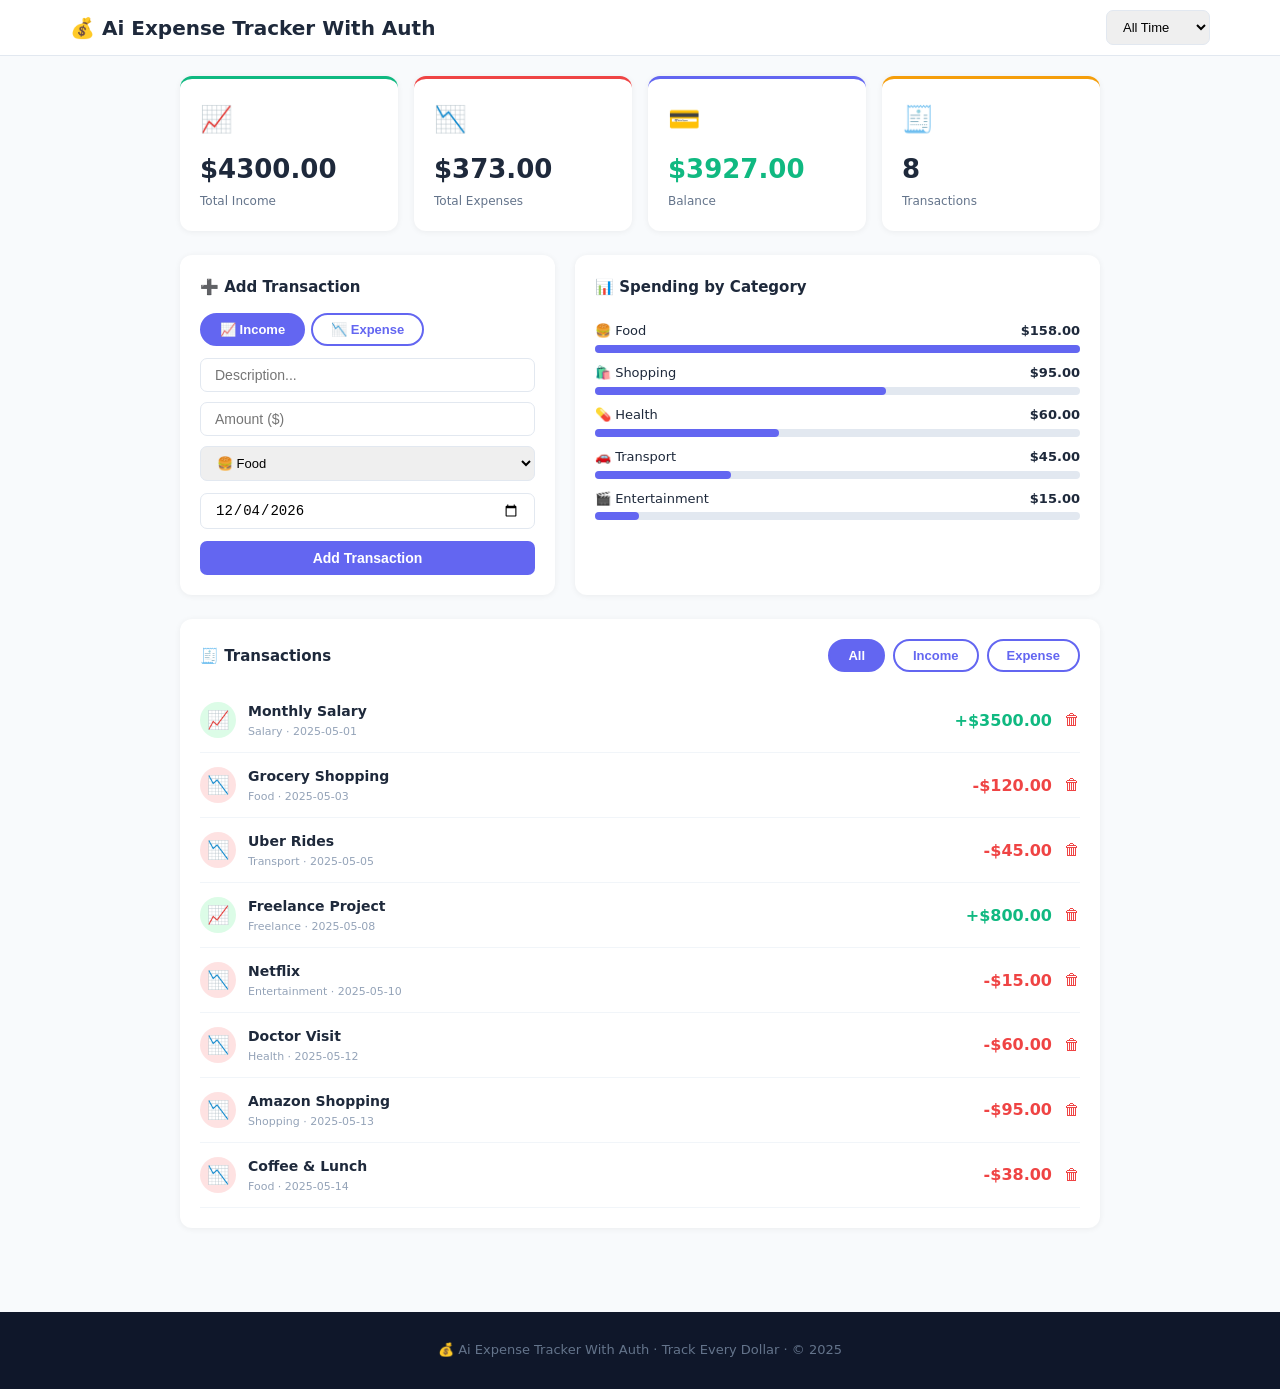
<file: generated_projects/ai-expense-tracker-with-auth/index.html>
<!DOCTYPE html>
<html lang="en">
<head>
<meta charset="UTF-8">
<meta name="viewport" content="width=device-width,initial-scale=1">
<title>Ai Expense Tracker With Auth</title>
<link rel="stylesheet" href="styles.css">
</head>
<body>

<nav class="nav"><div class="nav-wrap"><span class="logo">💰 Ai Expense Tracker With Auth</span>
  <select id="month-filter" style="padding:8px 12px;border:1px solid #e2e8f0;border-radius:7px;font-size:13px;margin-left:auto" onchange="renderAll()">
    <option value="all">All Time</option>
    <option value="2025-05">May 2025</option>
    <option value="2025-04">Apr 2025</option>
    <option value="2025-03">Mar 2025</option>
  </select>
</div></nav>
<div style="max-width:960px;margin:0 auto;padding:20px">
  <div class="stat-grid" style="margin-bottom:24px">
    <div class="stat-card" style="border-top:3px solid #10b981"><div class="stat-icon">📈</div><div class="stat-val" id="total-income">$0.00</div><div class="stat-lbl">Total Income</div></div>
    <div class="stat-card" style="border-top:3px solid #ef4444"><div class="stat-icon">📉</div><div class="stat-val" id="total-expense">$0.00</div><div class="stat-lbl">Total Expenses</div></div>
    <div class="stat-card" style="border-top:3px solid #6366f1"><div class="stat-icon">💳</div><div class="stat-val" id="balance">$0.00</div><div class="stat-lbl">Balance</div></div>
    <div class="stat-card" style="border-top:3px solid #f59e0b"><div class="stat-icon">🧾</div><div class="stat-val" id="tx-count">0</div><div class="stat-lbl">Transactions</div></div>
  </div>
  <div style="display:grid;grid-template-columns:1fr 1.4fr;gap:20px;margin-bottom:24px">
    <div class="admin-card">
      <h3 class="card-title">➕ Add Transaction</h3>
      <div style="display:flex;gap:6px;margin-bottom:12px">
        <button id="type-income"  class="cat active" onclick="setType('income',this)">📈 Income</button>
        <button id="type-expense" class="cat"        onclick="setType('expense',this)">📉 Expense</button>
      </div>
      <input id="tx-desc" class="nav-search" style="width:100%;margin-bottom:10px;border-radius:7px" placeholder="Description...">
      <input id="tx-amount" type="number" min="0" step="0.01" class="nav-search" style="width:100%;margin-bottom:10px;border-radius:7px" placeholder="Amount ($)">
      <select id="tx-cat" style="width:100%;padding:8px 12px;border:1px solid #e2e8f0;border-radius:7px;font-size:13px;margin-bottom:12px">
        <option value="Food">🍔 Food</option><option value="Transport">🚗 Transport</option><option value="Shopping">🛍️ Shopping</option>
        <option value="Health">💊 Health</option><option value="Entertainment">🎬 Entertainment</option><option value="Salary">💼 Salary</option>
        <option value="Freelance">💻 Freelance</option><option value="Other">📌 Other</option>
      </select>
      <input id="tx-date" type="date" class="nav-search" style="width:100%;margin-bottom:12px;border-radius:7px">
      <button class="btn" style="width:100%" onclick="addTx()">Add Transaction</button>
    </div>
    <div class="admin-card">
      <h3 class="card-title">📊 Spending by Category</h3>
      <div id="cat-chart" style="padding-top:8px"></div>
    </div>
  </div>
  <div class="admin-card">
    <div style="display:flex;justify-content:space-between;align-items:center;margin-bottom:16px">
      <h3 class="card-title" style="margin:0">🧾 Transactions</h3>
      <div style="display:flex;gap:8px">
        <button class="cat active" id="tf-all"     onclick="setTxFilter('all',this)">All</button>
        <button class="cat"        id="tf-income"  onclick="setTxFilter('income',this)">Income</button>
        <button class="cat"        id="tf-expense" onclick="setTxFilter('expense',this)">Expense</button>
      </div>
    </div>
    <div id="tx-list"></div>
  </div>
</div>
<footer class="footer"><p>💰 Ai Expense Tracker With Auth · Track Every Dollar · © 2025</p></footer>

<script src="app.js"></script>
</body>
</html>
</file>
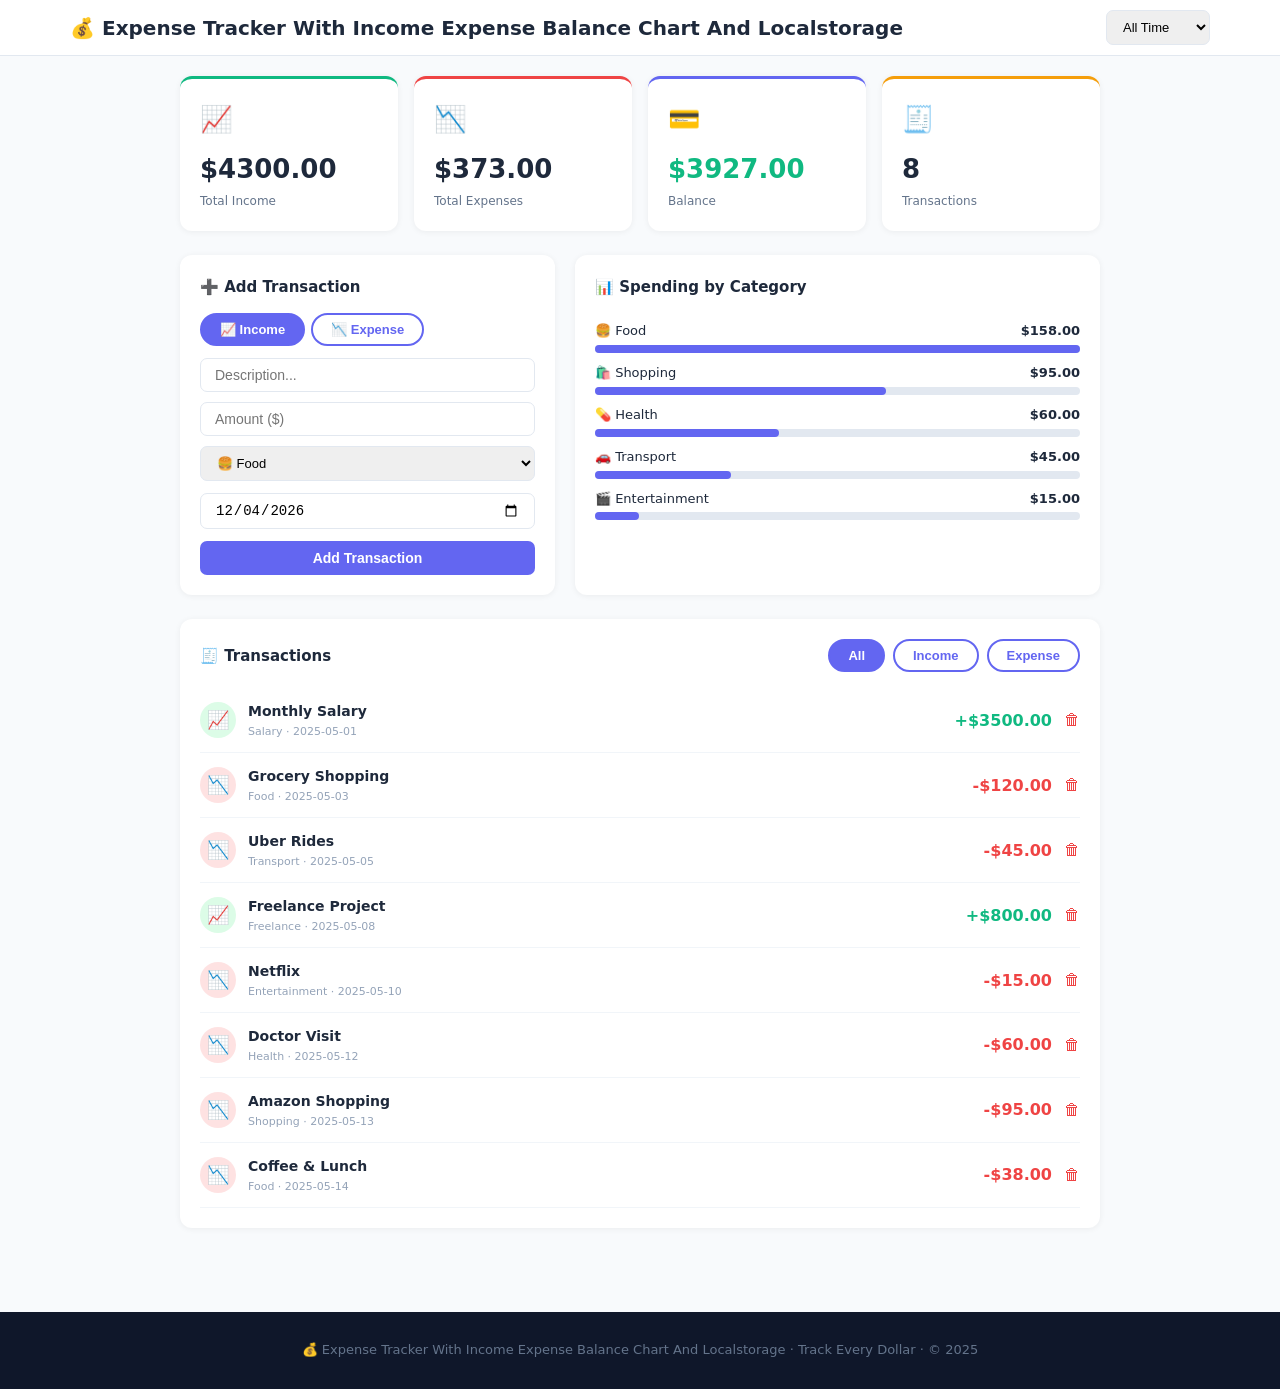
<file: generated_projects/expense-tracker-with-income-expense-balance-chart-and-localstorage-2/index.html>
<!DOCTYPE html>
<html lang="en">
<head>
<meta charset="UTF-8">
<meta name="viewport" content="width=device-width,initial-scale=1">
<title>Expense Tracker With Income Expense Balance Chart And Localstorage</title>
<link rel="stylesheet" href="styles.css">
</head>
<body>

<nav class="nav"><div class="nav-wrap"><span class="logo">💰 Expense Tracker With Income Expense Balance Chart And Localstorage</span>
  <select id="month-filter" style="padding:8px 12px;border:1px solid #e2e8f0;border-radius:7px;font-size:13px;margin-left:auto" onchange="renderAll()">
    <option value="all">All Time</option>
    <option value="2025-05">May 2025</option>
    <option value="2025-04">Apr 2025</option>
    <option value="2025-03">Mar 2025</option>
  </select>
</div></nav>
<div style="max-width:960px;margin:0 auto;padding:20px">
  <div class="stat-grid" style="margin-bottom:24px">
    <div class="stat-card" style="border-top:3px solid #10b981"><div class="stat-icon">📈</div><div class="stat-val" id="total-income">$0.00</div><div class="stat-lbl">Total Income</div></div>
    <div class="stat-card" style="border-top:3px solid #ef4444"><div class="stat-icon">📉</div><div class="stat-val" id="total-expense">$0.00</div><div class="stat-lbl">Total Expenses</div></div>
    <div class="stat-card" style="border-top:3px solid #6366f1"><div class="stat-icon">💳</div><div class="stat-val" id="balance">$0.00</div><div class="stat-lbl">Balance</div></div>
    <div class="stat-card" style="border-top:3px solid #f59e0b"><div class="stat-icon">🧾</div><div class="stat-val" id="tx-count">0</div><div class="stat-lbl">Transactions</div></div>
  </div>
  <div style="display:grid;grid-template-columns:1fr 1.4fr;gap:20px;margin-bottom:24px">
    <div class="admin-card">
      <h3 class="card-title">➕ Add Transaction</h3>
      <div style="display:flex;gap:6px;margin-bottom:12px">
        <button id="type-income"  class="cat active" onclick="setType('income',this)">📈 Income</button>
        <button id="type-expense" class="cat"        onclick="setType('expense',this)">📉 Expense</button>
      </div>
      <input id="tx-desc" class="nav-search" style="width:100%;margin-bottom:10px;border-radius:7px" placeholder="Description...">
      <input id="tx-amount" type="number" min="0" step="0.01" class="nav-search" style="width:100%;margin-bottom:10px;border-radius:7px" placeholder="Amount ($)">
      <select id="tx-cat" style="width:100%;padding:8px 12px;border:1px solid #e2e8f0;border-radius:7px;font-size:13px;margin-bottom:12px">
        <option value="Food">🍔 Food</option><option value="Transport">🚗 Transport</option><option value="Shopping">🛍️ Shopping</option>
        <option value="Health">💊 Health</option><option value="Entertainment">🎬 Entertainment</option><option value="Salary">💼 Salary</option>
        <option value="Freelance">💻 Freelance</option><option value="Other">📌 Other</option>
      </select>
      <input id="tx-date" type="date" class="nav-search" style="width:100%;margin-bottom:12px;border-radius:7px">
      <button class="btn" style="width:100%" onclick="addTx()">Add Transaction</button>
    </div>
    <div class="admin-card">
      <h3 class="card-title">📊 Spending by Category</h3>
      <div id="cat-chart" style="padding-top:8px"></div>
    </div>
  </div>
  <div class="admin-card">
    <div style="display:flex;justify-content:space-between;align-items:center;margin-bottom:16px">
      <h3 class="card-title" style="margin:0">🧾 Transactions</h3>
      <div style="display:flex;gap:8px">
        <button class="cat active" id="tf-all"     onclick="setTxFilter('all',this)">All</button>
        <button class="cat"        id="tf-income"  onclick="setTxFilter('income',this)">Income</button>
        <button class="cat"        id="tf-expense" onclick="setTxFilter('expense',this)">Expense</button>
      </div>
    </div>
    <div id="tx-list"></div>
  </div>
</div>
<footer class="footer"><p>💰 Expense Tracker With Income Expense Balance Chart And Localstorage · Track Every Dollar · © 2025</p></footer>

<script src="app.js"></script>
</body>
</html>
</file>
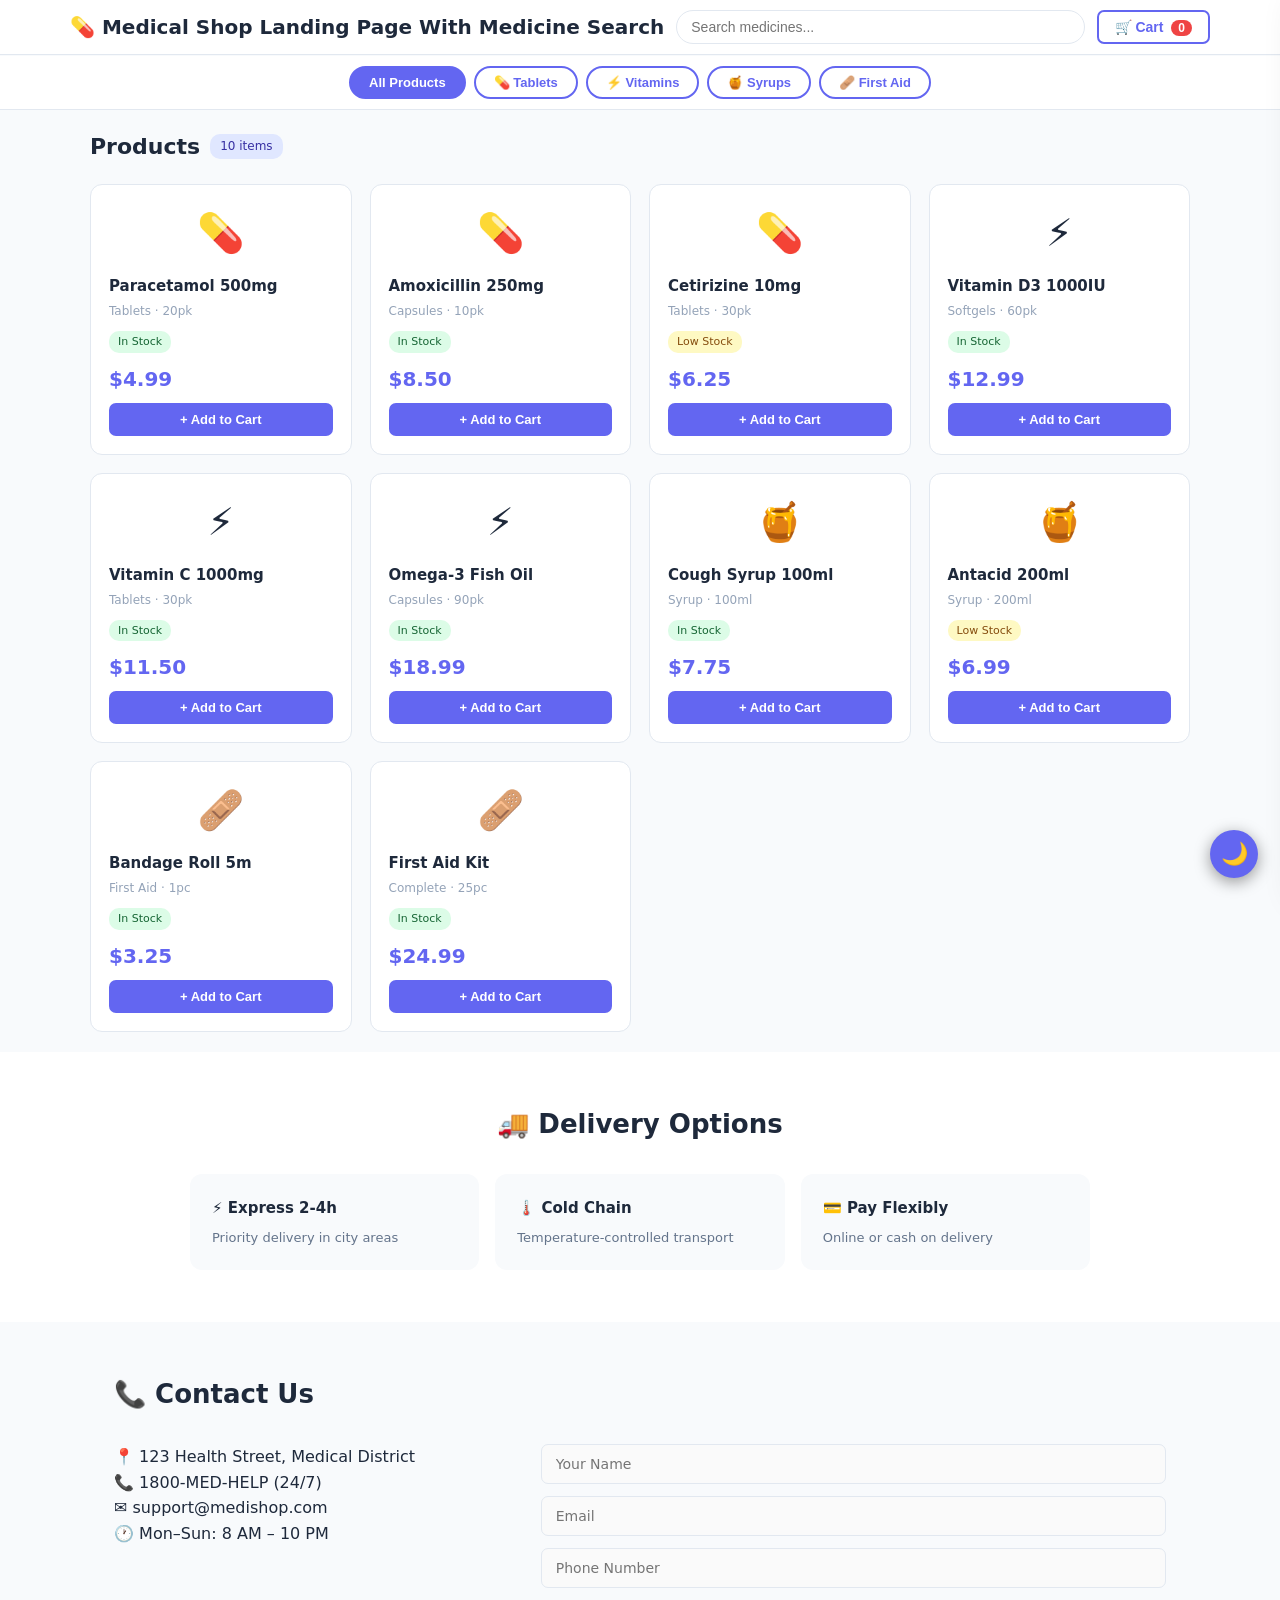
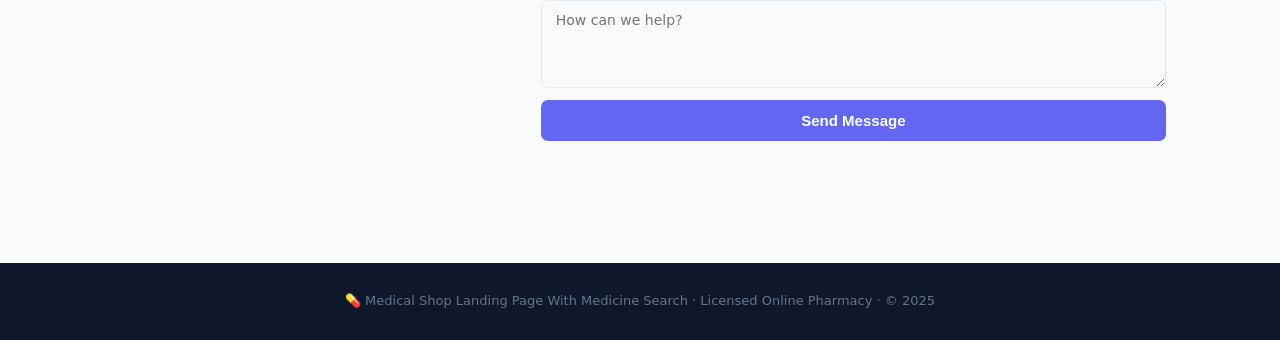
<file: generated_projects/medical-shop-landing-page-with-medicine-search/index.html>
<!DOCTYPE html>
<html lang="en">
<head>
<meta charset="UTF-8">
<meta name="viewport" content="width=device-width,initial-scale=1">
<title>Medical Shop Landing Page With Medicine Search</title>
<link rel="stylesheet" href="styles.css">
</head>
<body>

<nav class="nav"><div class="nav-wrap"><span class="logo">💊 Medical Shop Landing Page With Medicine Search</span>
  <input id="search" class="nav-search" placeholder="Search medicines..." oninput="filterProds()">
  <button class="cart-btn" onclick="toggleCart()">🛒 Cart <span id="cnt" class="cbadge">0</span></button>
</div></nav>
<div class="cats">
  <button class="cat active" onclick="setCat('all',this)">All Products</button>
  <button class="cat" onclick="setCat('tablets',this)">💊 Tablets</button>
  <button class="cat" onclick="setCat('vitamins',this)">⚡ Vitamins</button>
  <button class="cat" onclick="setCat('syrups',this)">🍯 Syrups</button>
  <button class="cat" onclick="setCat('firstaid',this)">🩹 First Aid</button>
</div>
<main class="main"><div class="sec-hdr"><h2 class="sec-title">Products</h2><span id="pcnt" class="badge"></span></div>
  <div id="grid" class="grid"></div></main>
<section class="delivery"><h2>🚚 Delivery Options</h2>
  <div class="row3">
    <div class="dcard"><b>⚡ Express 2-4h</b><p>Priority delivery in city areas</p></div>
    <div class="dcard"><b>🌡️ Cold Chain</b><p>Temperature-controlled transport</p></div>
    <div class="dcard"><b>💳 Pay Flexibly</b><p>Online or cash on delivery</p></div>
  </div>
</section>
<section class="contact-s"><h2>📞 Contact Us</h2>
  <div class="row2">
    <div><p>📍 123 Health Street, Medical District</p><p>📞 1800-MED-HELP (24/7)</p><p>✉️ support@medishop.com</p><p>🕐 Mon–Sun: 8 AM – 10 PM</p></div>
    <form onsubmit="return sub(event,this)">
      <input placeholder="Your Name" required><input type="email" placeholder="Email" required>
      <input type="tel" placeholder="Phone Number">
      <textarea placeholder="How can we help?" rows="4"></textarea>
      <button type="submit">Send Message</button><p id="cmsg" class="fmsg"></p>
    </form>
  </div>
</section>
<aside id="cart" class="cart-panel">
  <div class="cart-hdr"><b>🛒 Cart Summary</b><button onclick="toggleCart()">✕</button></div>
  <div id="citems" class="citems"></div>
  <div class="cart-foot">
    <div class="total-row"><span>Subtotal</span><strong id="ctotal">$0.00</strong></div>
    <button onclick="checkout()">Proceed to Checkout →</button>
    <p class="free-note">🚚 Free delivery on orders above $30</p>
  </div>
</aside>
<div id="ov" class="overlay" onclick="toggleCart()"></div>
<footer class="footer"><p>💊 Medical Shop Landing Page With Medicine Search · Licensed Online Pharmacy · © 2025</p></footer>

<script src="app.js"></script>
<button id="dm-btn" title="Toggle dark mode">🌙</button>
</body>
</html>
</file>
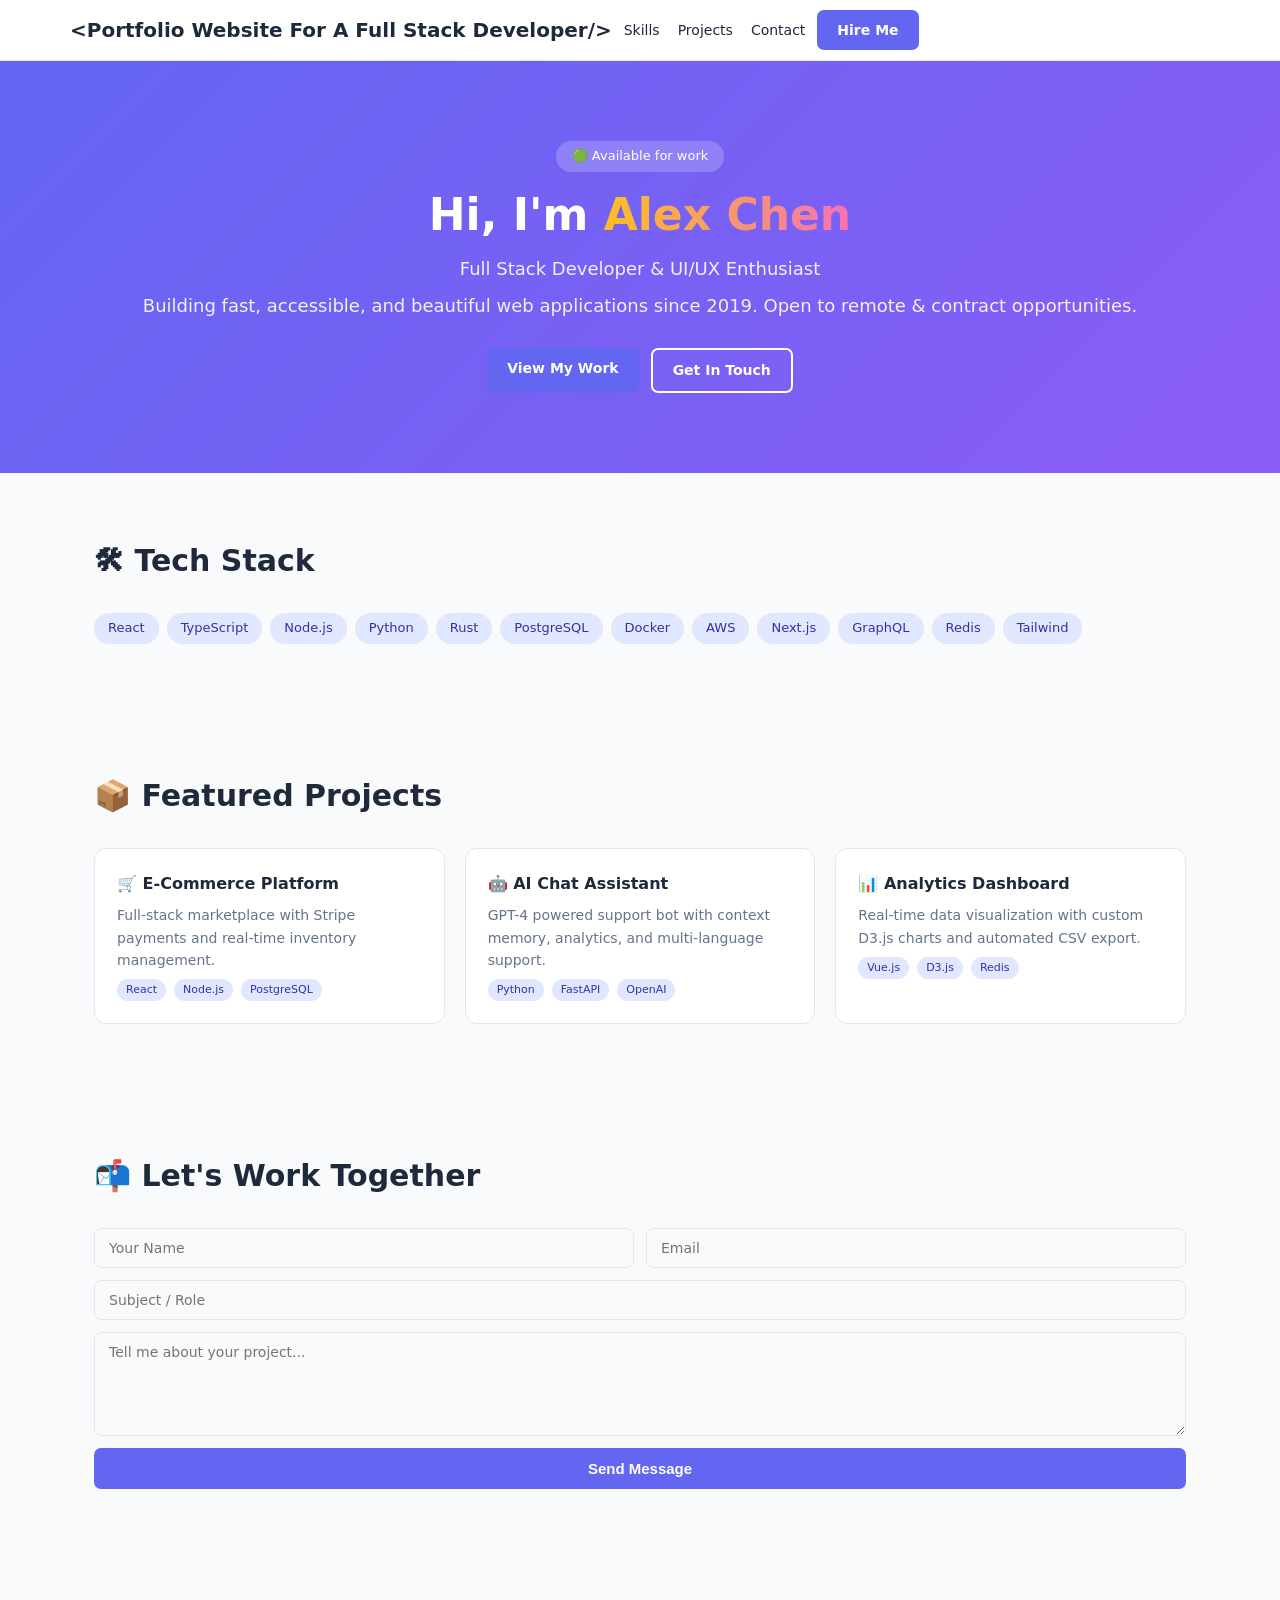
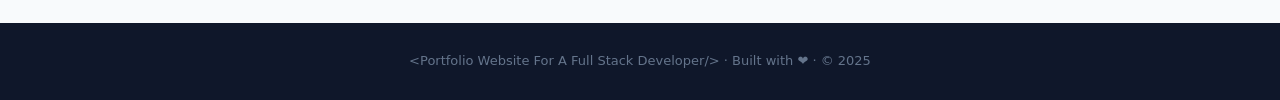
<file: generated_projects/portfolio-website-for-a-full-stack-developer/index.html>
<!DOCTYPE html>
<html lang="en">
<head>
<meta charset="UTF-8">
<meta name="viewport" content="width=device-width,initial-scale=1">
<title>Portfolio Website For A Full Stack Developer</title>
<link rel="stylesheet" href="styles.css">
</head>
<body>

<nav class="nav"><div class="nav-wrap"><span class="logo">&lt;Portfolio Website For A Full Stack Developer/&gt;</span>
  <div class="links"><a href="#skills">Skills</a><a href="#projects">Projects</a><a href="#contact">Contact</a></div>
  <a class="btn" href="#contact">Hire Me</a>
</div></nav>
<section id="hero" class="hero">
  <div class="avail">🟢 Available for work</div>
  <h1>Hi, I'm <span class="grad">Alex Chen</span></h1>
  <p class="role">Full Stack Developer &amp; UI/UX Enthusiast</p>
  <p>Building fast, accessible, and beautiful web applications since 2019. Open to remote &amp; contract opportunities.</p>
  <div class="hbtns"><a class="btn" href="#projects">View My Work</a><a class="btn ghost" href="#contact">Get In Touch</a></div>
</section>
<section id="skills" class="section"><h2>🛠 Tech Stack</h2>
  <div class="tags"><span>React</span><span>TypeScript</span><span>Node.js</span><span>Python</span><span>Rust</span><span>PostgreSQL</span><span>Docker</span><span>AWS</span><span>Next.js</span><span>GraphQL</span><span>Redis</span><span>Tailwind</span></div>
</section>
<section id="projects" class="section"><h2>📦 Featured Projects</h2>
  <div class="grid3">
    <div class="card"><h3>🛒 E-Commerce Platform</h3><p>Full-stack marketplace with Stripe payments and real-time inventory management.</p><div class="tags sm"><span>React</span><span>Node.js</span><span>PostgreSQL</span></div></div>
    <div class="card"><h3>🤖 AI Chat Assistant</h3><p>GPT-4 powered support bot with context memory, analytics, and multi-language support.</p><div class="tags sm"><span>Python</span><span>FastAPI</span><span>OpenAI</span></div></div>
    <div class="card"><h3>📊 Analytics Dashboard</h3><p>Real-time data visualization with custom D3.js charts and automated CSV export.</p><div class="tags sm"><span>Vue.js</span><span>D3.js</span><span>Redis</span></div></div>
  </div>
</section>
<section id="contact" class="section"><h2>📬 Let's Work Together</h2>
  <form onsubmit="return sub(event,this)">
    <div class="frow"><input placeholder="Your Name" required><input type="email" placeholder="Email" required></div>
    <input placeholder="Subject / Role">
    <textarea placeholder="Tell me about your project..." rows="5" required></textarea>
    <button type="submit" class="btn">Send Message</button><p id="fmsg" class="fmsg"></p>
  </form>
</section>
<footer class="footer"><p>&lt;Portfolio Website For A Full Stack Developer/&gt; · Built with ❤️ · © 2025</p></footer>

<script src="app.js"></script>
</body>
</html>
</file>
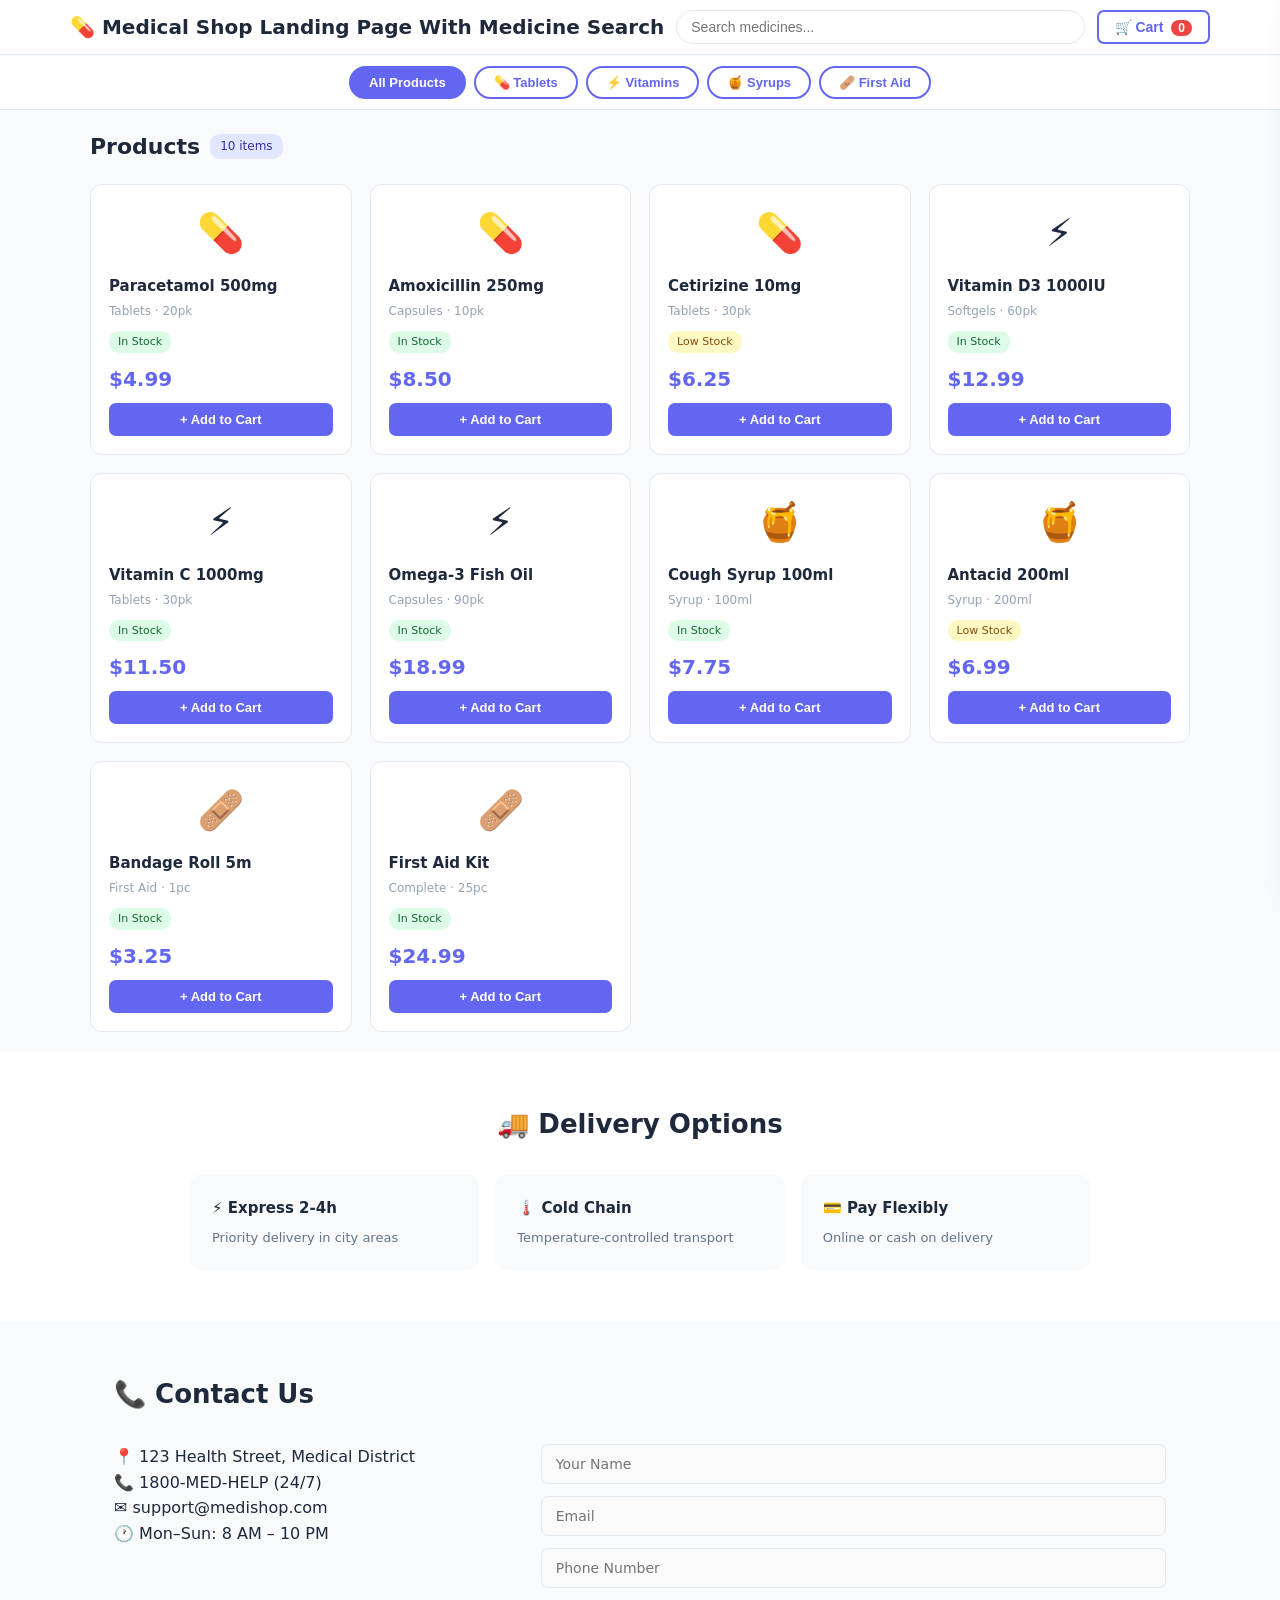
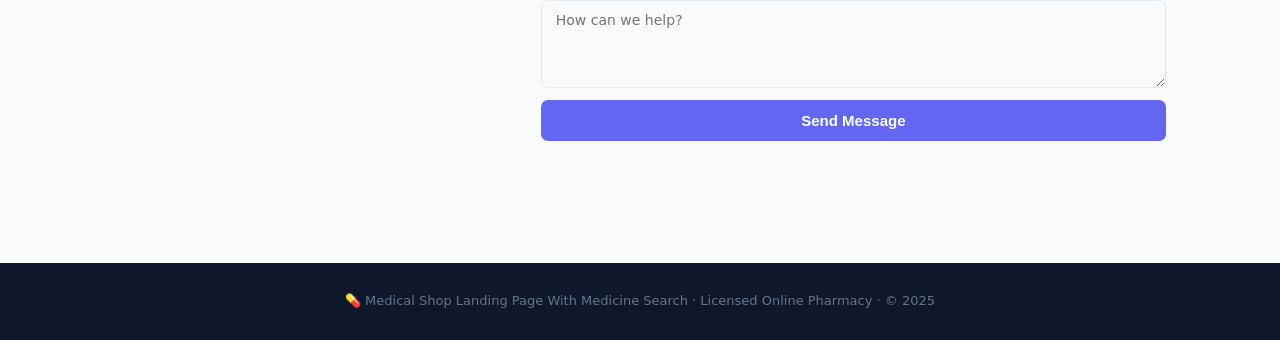
<file: generated_projects/medical-shop-landing-page-with-medicine-search/.synapse_backups/1778855913/index.html>
<!DOCTYPE html>
<html lang="en">
<head>
<meta charset="UTF-8">
<meta name="viewport" content="width=device-width,initial-scale=1">
<title>Medical Shop Landing Page With Medicine Search</title>
<link rel="stylesheet" href="styles.css">
</head>
<body>

<nav class="nav"><div class="nav-wrap"><span class="logo">💊 Medical Shop Landing Page With Medicine Search</span>
  <input id="search" class="nav-search" placeholder="Search medicines..." oninput="filterProds()">
  <button class="cart-btn" onclick="toggleCart()">🛒 Cart <span id="cnt" class="cbadge">0</span></button>
</div></nav>
<div class="cats">
  <button class="cat active" onclick="setCat('all',this)">All Products</button>
  <button class="cat" onclick="setCat('tablets',this)">💊 Tablets</button>
  <button class="cat" onclick="setCat('vitamins',this)">⚡ Vitamins</button>
  <button class="cat" onclick="setCat('syrups',this)">🍯 Syrups</button>
  <button class="cat" onclick="setCat('firstaid',this)">🩹 First Aid</button>
</div>
<main class="main"><div class="sec-hdr"><h2 class="sec-title">Products</h2><span id="pcnt" class="badge"></span></div>
  <div id="grid" class="grid"></div></main>
<section class="delivery"><h2>🚚 Delivery Options</h2>
  <div class="row3">
    <div class="dcard"><b>⚡ Express 2-4h</b><p>Priority delivery in city areas</p></div>
    <div class="dcard"><b>🌡️ Cold Chain</b><p>Temperature-controlled transport</p></div>
    <div class="dcard"><b>💳 Pay Flexibly</b><p>Online or cash on delivery</p></div>
  </div>
</section>
<section class="contact-s"><h2>📞 Contact Us</h2>
  <div class="row2">
    <div><p>📍 123 Health Street, Medical District</p><p>📞 1800-MED-HELP (24/7)</p><p>✉️ support@medishop.com</p><p>🕐 Mon–Sun: 8 AM – 10 PM</p></div>
    <form onsubmit="return sub(event,this)">
      <input placeholder="Your Name" required><input type="email" placeholder="Email" required>
      <input type="tel" placeholder="Phone Number">
      <textarea placeholder="How can we help?" rows="4"></textarea>
      <button type="submit">Send Message</button><p id="cmsg" class="fmsg"></p>
    </form>
  </div>
</section>
<aside id="cart" class="cart-panel">
  <div class="cart-hdr"><b>🛒 Cart Summary</b><button onclick="toggleCart()">✕</button></div>
  <div id="citems" class="citems"></div>
  <div class="cart-foot">
    <div class="total-row"><span>Subtotal</span><strong id="ctotal">$0.00</strong></div>
    <button onclick="checkout()">Proceed to Checkout →</button>
    <p class="free-note">🚚 Free delivery on orders above $30</p>
  </div>
</aside>
<div id="ov" class="overlay" onclick="toggleCart()"></div>
<footer class="footer"><p>💊 Medical Shop Landing Page With Medicine Search · Licensed Online Pharmacy · © 2025</p></footer>

<script src="app.js"></script>
</body>
</html>
</file>
<file: generated_projects/ai-expense-tracker-with-auth/styles.css>
*,*::before,*::after{box-sizing:border-box;margin:0;padding:0}
body{font-family:'Segoe UI',system-ui,sans-serif;background:#f8fafc;color:#1e293b;line-height:1.6}
a{color:inherit;text-decoration:none}
/* Nav */
.nav{background:#fff;border-bottom:1px solid #e2e8f0;position:sticky;top:0;z-index:100;padding:10px 20px}
.nav-wrap{max-width:1140px;margin:0 auto;display:flex;align-items:center;gap:12px;flex-wrap:wrap}
.logo{font-size:20px;font-weight:800;flex-shrink:0}
.links{display:flex;gap:18px;font-size:14px;font-weight:500}.links a:hover{color:#6366f1}
.nav-search{flex:1;min-width:160px;padding:8px 14px;border:1px solid #e2e8f0;border-radius:20px;font-size:14px;outline:none}
.nav-search:focus{border-color:#6366f1}
.btn{background:#6366f1;color:#fff;padding:9px 20px;border-radius:7px;font-size:14px;font-weight:600;border:none;cursor:pointer;display:inline-block;transition:background .18s}
.btn:hover{background:#4f46e5}
.btn.ghost{background:transparent;border:2px solid #fff;color:#fff}
.btn.ghost:hover{background:rgba(255,255,255,.15)}
.cart-btn{background:transparent;border:2px solid #6366f1;color:#6366f1;padding:7px 16px;border-radius:7px;cursor:pointer;font-weight:600;font-size:14px;flex-shrink:0;transition:all .18s}
.cart-btn:hover{background:#6366f1;color:#fff}
.cbadge{background:#ef4444;color:#fff;border-radius:10px;padding:1px 7px;font-size:12px;margin-left:4px}
/* Hero */
.hero{background:linear-gradient(135deg,#6366f1 0%,#8b5cf6 100%);color:#fff;text-align:center;padding:80px 24px}
.avail,.hlabel{background:rgba(255,255,255,.2);display:inline-block;padding:5px 16px;border-radius:20px;font-size:13px;margin-bottom:18px}
.hero h1{font-size:44px;font-weight:800;line-height:1.15;margin-bottom:14px}
.hero p,.role{font-size:18px;opacity:.9;margin-bottom:8px}
.grad{background:linear-gradient(90deg,#fbbf24,#f472b6);-webkit-background-clip:text;-webkit-text-fill-color:transparent;background-clip:text}
.hbtns{display:flex;gap:12px;justify-content:center;flex-wrap:wrap;margin-top:28px}
/* Section */
.section{padding:64px 24px;max-width:1140px;margin:0 auto}
.section h2{font-size:30px;font-weight:700;margin-bottom:28px}
.sec-hdr{display:flex;align-items:center;gap:10px;padding:20px 20px 0}
.sec-title{font-size:22px;font-weight:700}
.badge{background:#e0e7ff;color:#3730a3;padding:3px 10px;border-radius:10px;font-size:12px}
/* Grids */
.grid{display:grid;grid-template-columns:repeat(auto-fill,minmax(220px,1fr));gap:18px;padding:20px}
.grid3{display:grid;grid-template-columns:repeat(auto-fit,minmax(240px,1fr));gap:20px}
.card{background:#fff;border:1px solid #e2e8f0;border-radius:12px;padding:22px;transition:box-shadow .2s,transform .2s}
.card:hover{box-shadow:0 8px 28px rgba(0,0,0,.09);transform:translateY(-2px)}
.card h3{font-size:16px;font-weight:700;margin-bottom:8px}
.card p{color:#64748b;font-size:14px}
/* Tags */
.tags{display:flex;flex-wrap:wrap;gap:8px}
.tags span{background:#e0e7ff;color:#3730a3;padding:5px 14px;border-radius:20px;font-size:13px;font-weight:500}
.tags.sm span{font-size:11px;padding:2px 9px;margin-top:8px}
/* Product card */
.prod-card{background:#fff;border:1px solid #e2e8f0;border-radius:12px;padding:18px;display:flex;flex-direction:column;transition:box-shadow .2s,transform .2s}
.prod-card:hover{box-shadow:0 8px 28px rgba(0,0,0,.09);transform:translateY(-2px)}
.prod-icon{font-size:38px;text-align:center;margin-bottom:10px}
.prod-name{font-weight:700;font-size:15px;margin-bottom:4px}
.prod-sub{font-size:12px;color:#94a3b8;margin-bottom:10px}
.prod-price{font-size:20px;font-weight:800;color:#6366f1;margin-bottom:8px}
.stk{font-size:11px;padding:2px 9px;border-radius:10px;width:fit-content;margin-bottom:10px}
.stk.ok{background:#dcfce7;color:#166534}.stk.low{background:#fef9c3;color:#854d0e}.stk.no{background:#fee2e2;color:#991b1b}
.add-btn{background:#6366f1;color:#fff;border:none;padding:9px;border-radius:7px;cursor:pointer;font-weight:600;font-size:13px;margin-top:auto;transition:background .18s}
.add-btn:hover{background:#4f46e5}.add-btn:disabled{background:#cbd5e1;cursor:not-allowed}
/* Categories */
.cats{background:#fff;border-bottom:1px solid #e2e8f0;padding:10px 20px;display:flex;gap:8px;flex-wrap:wrap;justify-content:center;position:sticky;top:56px;z-index:90}
.cat{padding:7px 18px;border:2px solid #6366f1;color:#6366f1;background:transparent;border-radius:20px;cursor:pointer;font-size:13px;font-weight:600;transition:all .18s}
.cat.active,.cat:hover{background:#6366f1;color:#fff}
/* Cart */
.cart-panel{position:fixed;right:-370px;top:0;height:100vh;width:350px;background:#fff;box-shadow:-4px 0 32px rgba(0,0,0,.12);z-index:200;display:flex;flex-direction:column;transition:right .28s ease}
.cart-panel.open{right:0}
.cart-hdr{display:flex;align-items:center;justify-content:space-between;padding:18px;border-bottom:1px solid #e2e8f0}
.cart-hdr b{font-size:16px}.cart-hdr button{background:none;border:none;font-size:20px;cursor:pointer;color:#94a3b8;line-height:1}
.citems{flex:1;overflow-y:auto;padding:12px}
.citem{display:flex;gap:10px;padding:10px 0;border-bottom:1px solid #f1f5f9}
.cname{font-size:13px;font-weight:600;flex:1}
.cprice{font-size:13px;color:#6366f1;font-weight:700}
.qbtns{display:flex;gap:4px;align-items:center;margin-top:5px}
.qb{background:#f1f5f9;border:1px solid #e2e8f0;width:26px;height:26px;border-radius:5px;cursor:pointer;font-size:15px;font-weight:700;display:flex;align-items:center;justify-content:center}
.qb:hover{background:#6366f1;color:#fff;border-color:#6366f1}
.cart-foot{padding:16px;border-top:1px solid #e2e8f0}
.total-row{display:flex;justify-content:space-between;font-size:16px;font-weight:700;margin-bottom:12px}
.cart-foot button{background:#6366f1;color:#fff;border:none;padding:13px;border-radius:8px;width:100%;font-size:15px;font-weight:700;cursor:pointer}
.cart-foot button:hover{background:#4f46e5}
.free-note{font-size:12px;text-align:center;color:#94a3b8;margin-top:8px}
.overlay{display:none;position:fixed;inset:0;background:rgba(0,0,0,.35);z-index:190}
.overlay.open{display:block}
.toast{position:fixed;bottom:22px;left:50%;transform:translateX(-50%) translateY(120px);background:#1e293b;color:#fff;padding:11px 22px;border-radius:8px;font-size:14px;transition:transform .28s;z-index:300}
.toast.show{transform:translateX(-50%) translateY(0)}
/* Delivery section */
.delivery{background:#fff;padding:52px 24px;text-align:center}
.delivery h2{font-size:26px;font-weight:700;margin-bottom:28px}
.row3{display:grid;grid-template-columns:repeat(auto-fit,minmax(200px,1fr));gap:16px;max-width:900px;margin:0 auto}
.dcard{background:#f8fafc;border-radius:12px;padding:22px;text-align:left}
.dcard b{display:block;margin-bottom:8px;font-size:15px}.dcard p{color:#64748b;font-size:13px}
/* Contact section */
.contact-s{padding:52px 24px;max-width:1100px;margin:0 auto}
.contact-s h2{font-size:26px;font-weight:700;margin-bottom:28px}
.row2{display:grid;grid-template-columns:1fr 1.6fr;gap:36px}
@media(max-width:720px){.row2{grid-template-columns:1fr}}
/* Stats section */
.stats-s{background:linear-gradient(135deg,#6366f1,#8b5cf6);color:#fff;padding:52px 24px}
.stats-row{display:grid;grid-template-columns:repeat(auto-fit,minmax(150px,1fr));gap:24px;max-width:900px;margin:0 auto;text-align:center}
.st-n{font-size:38px;font-weight:800;margin-bottom:4px}
/* Forms */
form input,form textarea{display:block;width:100%;padding:11px 14px;border:1px solid #e2e8f0;border-radius:7px;margin-bottom:12px;font-size:14px;font-family:inherit;outline:none;background:#fafafa}
form input:focus,form textarea:focus{border-color:#6366f1;background:#fff}
form button[type=submit]{background:#6366f1;color:#fff;border:none;padding:12px 26px;border-radius:7px;font-size:15px;font-weight:600;cursor:pointer;width:100%}
form button[type=submit]:hover{background:#4f46e5}
.frow{display:grid;grid-template-columns:1fr 1fr;gap:12px}
@media(max-width:600px){.frow{grid-template-columns:1fr}}
.fmsg{font-size:13px;margin-top:6px;color:#10b981}
/* Main */
.main{max-width:1140px;margin:0 auto}
/* Footer */
.footer{background:#0f172a;color:#64748b;text-align:center;padding:28px 20px;margin-top:64px;font-size:13px}
@media(max-width:600px){.hero h1{font-size:30px}.links{display:none}}
/* Admin / Chat layouts */
.admin-layout,.chat-layout{display:flex;min-height:100vh}
.admin-sidebar,.chat-sidebar{width:220px;background:#0f172a;color:#cbd5e1;display:flex;flex-direction:column;flex-shrink:0;padding:0}
.admin-logo,.chat-sidebar-hdr{padding:20px 16px;font-size:17px;font-weight:800;color:#fff;border-bottom:1px solid #1e293b}
.admin-nav{padding:12px 0;flex:1}.anav{display:block;padding:11px 20px;color:#94a3b8;font-size:13px;font-weight:500;cursor:pointer;border:none;background:none;text-align:left;width:100%;transition:all .15s;border-radius:0}
.anav:hover,.anav.active{background:#1e293b;color:#fff}
.admin-sidebar-foot,.chat-sidebar .sidebar-links{padding:16px}
.admin-user,.bot-name{font-size:13px;color:#94a3b8}
.admin-body,.chat-main{flex:1;display:flex;flex-direction:column;background:#f8fafc;overflow:hidden}
.admin-header{display:flex;justify-content:space-between;align-items:center;padding:20px 28px;background:#fff;border-bottom:1px solid #e2e8f0}
.panel{padding:24px 28px;flex:1;overflow-y:auto}
.stat-grid{display:grid;grid-template-columns:repeat(auto-fit,minmax(180px,1fr));gap:16px}
.stat-card{background:#fff;border-radius:12px;padding:20px;box-shadow:0 1px 6px rgba(0,0,0,.06)}
.stat-icon{font-size:26px;margin-bottom:8px}.stat-val{font-size:26px;font-weight:800;margin-bottom:2px}.stat-lbl{font-size:12px;color:#64748b}
.stat-delta{font-size:11px;margin-top:4px}.stat-delta.up{color:#10b981}.stat-delta.dn{color:#ef4444}
.admin-grid2{display:grid;grid-template-columns:1fr 1fr;gap:20px;margin-top:20px}
.admin-card{background:#fff;border-radius:12px;padding:20px;box-shadow:0 1px 6px rgba(0,0,0,.06)}
.card-title{font-size:15px;font-weight:700;margin-bottom:14px}
.tbl-wrap{overflow-x:auto}.data-tbl{width:100%;border-collapse:collapse;font-size:13px}
.data-tbl th{background:#f8fafc;padding:10px 14px;text-align:left;font-weight:600;color:#475569;border-bottom:2px solid #e2e8f0}
.data-tbl td{padding:10px 14px;border-bottom:1px solid #f1f5f9;color:#334155}
.data-tbl tr:hover td{background:#f8fafc}
.chart-bars{display:flex;align-items:flex-end;gap:8px;height:120px;padding-top:10px}
.bar-wrap{display:flex;flex-direction:column;align-items:center;gap:4px;flex:1}
.bar{background:linear-gradient(180deg,#6366f1,#8b5cf6);border-radius:4px 4px 0 0;width:100%;transition:height .4s}
.bar-lbl{font-size:10px;color:#94a3b8}
.activity-feed{display:flex;flex-direction:column;gap:10px;max-height:220px;overflow-y:auto}
.act-item{display:flex;gap:10px;font-size:12px;color:#475569;padding:8px 0;border-bottom:1px solid #f1f5f9}
.act-dot{width:8px;height:8px;border-radius:50%;background:#6366f1;margin-top:4px;flex-shrink:0}
/* Chat UI */
.chat-info{text-align:center;padding:24px 16px;border-bottom:1px solid #1e293b}
.bot-avatar{font-size:48px;margin-bottom:8px}
.bot-status{font-size:11px;color:#10b981;margin-top:4px}
.suggested-section{padding:16px}.suggested-label{font-size:11px;color:#64748b;margin-bottom:8px}
.slink,.sugg{display:block;width:100%;padding:9px 12px;margin-bottom:6px;background:#1e293b;border:none;color:#94a3b8;border-radius:7px;font-size:12px;cursor:pointer;text-align:left;transition:all .15s}
.slink:hover,.sugg:hover{background:#6366f1;color:#fff}
.chat-topbar{display:flex;justify-content:space-between;align-items:center;padding:14px 20px;background:#fff;border-bottom:1px solid #e2e8f0}
.chat-sub{font-size:11px;color:#94a3b8;display:block}
.messages{flex:1;overflow-y:auto;padding:20px;display:flex;flex-direction:column;gap:14px;background:#f8fafc}
.msg{max-width:72%;padding:12px 16px;border-radius:16px;font-size:14px;line-height:1.55;word-break:break-word}
.msg.user{background:#6366f1;color:#fff;align-self:flex-end;border-bottom-right-radius:4px}
.msg.bot{background:#fff;color:#1e293b;align-self:flex-start;border-bottom-left-radius:4px;box-shadow:0 1px 6px rgba(0,0,0,.07)}
.msg-meta{font-size:10px;opacity:.65;margin-top:5px}
.typing{display:flex;gap:4px;padding:12px 16px;background:#fff;border-radius:16px;align-self:flex-start;box-shadow:0 1px 6px rgba(0,0,0,.07)}
.typing span{width:7px;height:7px;background:#94a3b8;border-radius:50%;animation:bounce .9s infinite}
.typing span:nth-child(2){animation-delay:.15s}.typing span:nth-child(3){animation-delay:.3s}
@keyframes bounce{0%,60%,100%{transform:translateY(0)}30%{transform:translateY(-8px)}}
.chat-input-row{display:flex;gap:10px;padding:14px 20px;background:#fff;border-top:1px solid #e2e8f0}
.chat-input{flex:1;padding:11px 16px;border:1px solid #e2e8f0;border-radius:24px;font-size:14px;outline:none;font-family:inherit}
.chat-input:focus{border-color:#6366f1}
.send-btn{background:#6366f1;color:#fff;border:none;padding:11px 22px;border-radius:24px;font-weight:600;cursor:pointer;font-size:14px;transition:background .18s}
.send-btn:hover{background:#4f46e5}
@media(max-width:700px){.admin-sidebar,.chat-sidebar{display:none}.admin-grid2{grid-template-columns:1fr}}
/* ── Adaptive builder extras ──────────────────────────────────────────────── */
.adp-badge{display:inline-block;padding:2px 9px;border-radius:10px;font-size:11px;font-weight:600}
.adp-badge.ok{background:#dcfce7;color:#166534}.adp-badge.warn{background:#fef9c3;color:#854d0e}.adp-badge.err{background:#fee2e2;color:#991b1b}.adp-badge.info{background:#dbeafe;color:#1e40af}
.upload-zone{border:2px dashed #e2e8f0;border-radius:12px;padding:36px;text-align:center;cursor:pointer;transition:border-color .2s,background .2s}
.upload-zone:hover{border-color:#6366f1;background:#f5f3ff}
.price-grid{display:grid;grid-template-columns:repeat(auto-fit,minmax(240px,1fr));gap:20px;max-width:940px;margin:0 auto}
.price-card{background:#fff;border:2px solid #e2e8f0;border-radius:14px;padding:28px;transition:box-shadow .2s}
.price-card.featured{border-color:#6366f1;box-shadow:0 0 0 3px rgba(99,102,241,.15)}
.price-card h3{font-size:18px;font-weight:700;margin-bottom:4px}
.price-amt{font-size:2.2rem;font-weight:800;color:#6366f1;margin:12px 0}
.price-card ul{list-style:none;text-align:left;margin:16px 0;display:flex;flex-direction:column;gap:8px;font-size:13px;color:#475569}
.team-grid{display:grid;grid-template-columns:repeat(auto-fill,minmax(180px,1fr));gap:20px}
.team-card{background:#fff;border:1px solid #e2e8f0;border-radius:12px;padding:24px;text-align:center}
.team-avatar{width:72px;height:72px;border-radius:50%;background:linear-gradient(135deg,#6366f1,#8b5cf6);display:flex;align-items:center;justify-content:center;font-size:1.6rem;font-weight:700;color:#fff;margin:0 auto 12px}
.listing-grid{display:grid;grid-template-columns:repeat(auto-fill,minmax(280px,1fr));gap:20px}
.listing-card{background:#fff;border:1px solid #e2e8f0;border-radius:12px;overflow:hidden;transition:box-shadow .2s,transform .2s;cursor:pointer}
.listing-card:hover{box-shadow:0 8px 28px rgba(0,0,0,.1);transform:translateY(-2px)}
.listing-thumb{height:160px;background:linear-gradient(135deg,#e0e7ff,#ddd6fe);display:flex;align-items:center;justify-content:center;font-size:2.5rem}
.listing-body{padding:16px}
.listing-price{font-size:1.2rem;font-weight:800;color:#6366f1;margin:6px 0}
.filter-row{display:flex;gap:10px;flex-wrap:wrap;margin-bottom:24px;align-items:center}
.filter-row input,.filter-row select{padding:9px 14px;border:1px solid #e2e8f0;border-radius:8px;font-size:13px;outline:none;background:#fff;color:#1e293b}
.filter-row input:focus,.filter-row select:focus{border-color:#6366f1}
</file>
<file: generated_projects/expense-tracker-with-income-expense-balance-chart-and-localstorage-2/styles.css>
*,*::before,*::after{box-sizing:border-box;margin:0;padding:0}
body{font-family:'Segoe UI',system-ui,sans-serif;background:#f8fafc;color:#1e293b;line-height:1.6}
a{color:inherit;text-decoration:none}
/* Nav */
.nav{background:#fff;border-bottom:1px solid #e2e8f0;position:sticky;top:0;z-index:100;padding:10px 20px}
.nav-wrap{max-width:1140px;margin:0 auto;display:flex;align-items:center;gap:12px;flex-wrap:wrap}
.logo{font-size:20px;font-weight:800;flex-shrink:0}
.links{display:flex;gap:18px;font-size:14px;font-weight:500}.links a:hover{color:#6366f1}
.nav-search{flex:1;min-width:160px;padding:8px 14px;border:1px solid #e2e8f0;border-radius:20px;font-size:14px;outline:none}
.nav-search:focus{border-color:#6366f1}
.btn{background:#6366f1;color:#fff;padding:9px 20px;border-radius:7px;font-size:14px;font-weight:600;border:none;cursor:pointer;display:inline-block;transition:background .18s}
.btn:hover{background:#4f46e5}
.btn.ghost{background:transparent;border:2px solid #fff;color:#fff}
.btn.ghost:hover{background:rgba(255,255,255,.15)}
.cart-btn{background:transparent;border:2px solid #6366f1;color:#6366f1;padding:7px 16px;border-radius:7px;cursor:pointer;font-weight:600;font-size:14px;flex-shrink:0;transition:all .18s}
.cart-btn:hover{background:#6366f1;color:#fff}
.cbadge{background:#ef4444;color:#fff;border-radius:10px;padding:1px 7px;font-size:12px;margin-left:4px}
/* Hero */
.hero{background:linear-gradient(135deg,#6366f1 0%,#8b5cf6 100%);color:#fff;text-align:center;padding:80px 24px}
.avail,.hlabel{background:rgba(255,255,255,.2);display:inline-block;padding:5px 16px;border-radius:20px;font-size:13px;margin-bottom:18px}
.hero h1{font-size:44px;font-weight:800;line-height:1.15;margin-bottom:14px}
.hero p,.role{font-size:18px;opacity:.9;margin-bottom:8px}
.grad{background:linear-gradient(90deg,#fbbf24,#f472b6);-webkit-background-clip:text;-webkit-text-fill-color:transparent;background-clip:text}
.hbtns{display:flex;gap:12px;justify-content:center;flex-wrap:wrap;margin-top:28px}
/* Section */
.section{padding:64px 24px;max-width:1140px;margin:0 auto}
.section h2{font-size:30px;font-weight:700;margin-bottom:28px}
.sec-hdr{display:flex;align-items:center;gap:10px;padding:20px 20px 0}
.sec-title{font-size:22px;font-weight:700}
.badge{background:#e0e7ff;color:#3730a3;padding:3px 10px;border-radius:10px;font-size:12px}
/* Grids */
.grid{display:grid;grid-template-columns:repeat(auto-fill,minmax(220px,1fr));gap:18px;padding:20px}
.grid3{display:grid;grid-template-columns:repeat(auto-fit,minmax(240px,1fr));gap:20px}
.card{background:#fff;border:1px solid #e2e8f0;border-radius:12px;padding:22px;transition:box-shadow .2s,transform .2s}
.card:hover{box-shadow:0 8px 28px rgba(0,0,0,.09);transform:translateY(-2px)}
.card h3{font-size:16px;font-weight:700;margin-bottom:8px}
.card p{color:#64748b;font-size:14px}
/* Tags */
.tags{display:flex;flex-wrap:wrap;gap:8px}
.tags span{background:#e0e7ff;color:#3730a3;padding:5px 14px;border-radius:20px;font-size:13px;font-weight:500}
.tags.sm span{font-size:11px;padding:2px 9px;margin-top:8px}
/* Product card */
.prod-card{background:#fff;border:1px solid #e2e8f0;border-radius:12px;padding:18px;display:flex;flex-direction:column;transition:box-shadow .2s,transform .2s}
.prod-card:hover{box-shadow:0 8px 28px rgba(0,0,0,.09);transform:translateY(-2px)}
.prod-icon{font-size:38px;text-align:center;margin-bottom:10px}
.prod-name{font-weight:700;font-size:15px;margin-bottom:4px}
.prod-sub{font-size:12px;color:#94a3b8;margin-bottom:10px}
.prod-price{font-size:20px;font-weight:800;color:#6366f1;margin-bottom:8px}
.stk{font-size:11px;padding:2px 9px;border-radius:10px;width:fit-content;margin-bottom:10px}
.stk.ok{background:#dcfce7;color:#166534}.stk.low{background:#fef9c3;color:#854d0e}.stk.no{background:#fee2e2;color:#991b1b}
.add-btn{background:#6366f1;color:#fff;border:none;padding:9px;border-radius:7px;cursor:pointer;font-weight:600;font-size:13px;margin-top:auto;transition:background .18s}
.add-btn:hover{background:#4f46e5}.add-btn:disabled{background:#cbd5e1;cursor:not-allowed}
/* Categories */
.cats{background:#fff;border-bottom:1px solid #e2e8f0;padding:10px 20px;display:flex;gap:8px;flex-wrap:wrap;justify-content:center;position:sticky;top:56px;z-index:90}
.cat{padding:7px 18px;border:2px solid #6366f1;color:#6366f1;background:transparent;border-radius:20px;cursor:pointer;font-size:13px;font-weight:600;transition:all .18s}
.cat.active,.cat:hover{background:#6366f1;color:#fff}
/* Cart */
.cart-panel{position:fixed;right:-370px;top:0;height:100vh;width:350px;background:#fff;box-shadow:-4px 0 32px rgba(0,0,0,.12);z-index:200;display:flex;flex-direction:column;transition:right .28s ease}
.cart-panel.open{right:0}
.cart-hdr{display:flex;align-items:center;justify-content:space-between;padding:18px;border-bottom:1px solid #e2e8f0}
.cart-hdr b{font-size:16px}.cart-hdr button{background:none;border:none;font-size:20px;cursor:pointer;color:#94a3b8;line-height:1}
.citems{flex:1;overflow-y:auto;padding:12px}
.citem{display:flex;gap:10px;padding:10px 0;border-bottom:1px solid #f1f5f9}
.cname{font-size:13px;font-weight:600;flex:1}
.cprice{font-size:13px;color:#6366f1;font-weight:700}
.qbtns{display:flex;gap:4px;align-items:center;margin-top:5px}
.qb{background:#f1f5f9;border:1px solid #e2e8f0;width:26px;height:26px;border-radius:5px;cursor:pointer;font-size:15px;font-weight:700;display:flex;align-items:center;justify-content:center}
.qb:hover{background:#6366f1;color:#fff;border-color:#6366f1}
.cart-foot{padding:16px;border-top:1px solid #e2e8f0}
.total-row{display:flex;justify-content:space-between;font-size:16px;font-weight:700;margin-bottom:12px}
.cart-foot button{background:#6366f1;color:#fff;border:none;padding:13px;border-radius:8px;width:100%;font-size:15px;font-weight:700;cursor:pointer}
.cart-foot button:hover{background:#4f46e5}
.free-note{font-size:12px;text-align:center;color:#94a3b8;margin-top:8px}
.overlay{display:none;position:fixed;inset:0;background:rgba(0,0,0,.35);z-index:190}
.overlay.open{display:block}
.toast{position:fixed;bottom:22px;left:50%;transform:translateX(-50%) translateY(120px);background:#1e293b;color:#fff;padding:11px 22px;border-radius:8px;font-size:14px;transition:transform .28s;z-index:300}
.toast.show{transform:translateX(-50%) translateY(0)}
/* Delivery section */
.delivery{background:#fff;padding:52px 24px;text-align:center}
.delivery h2{font-size:26px;font-weight:700;margin-bottom:28px}
.row3{display:grid;grid-template-columns:repeat(auto-fit,minmax(200px,1fr));gap:16px;max-width:900px;margin:0 auto}
.dcard{background:#f8fafc;border-radius:12px;padding:22px;text-align:left}
.dcard b{display:block;margin-bottom:8px;font-size:15px}.dcard p{color:#64748b;font-size:13px}
/* Contact section */
.contact-s{padding:52px 24px;max-width:1100px;margin:0 auto}
.contact-s h2{font-size:26px;font-weight:700;margin-bottom:28px}
.row2{display:grid;grid-template-columns:1fr 1.6fr;gap:36px}
@media(max-width:720px){.row2{grid-template-columns:1fr}}
/* Stats section */
.stats-s{background:linear-gradient(135deg,#6366f1,#8b5cf6);color:#fff;padding:52px 24px}
.stats-row{display:grid;grid-template-columns:repeat(auto-fit,minmax(150px,1fr));gap:24px;max-width:900px;margin:0 auto;text-align:center}
.st-n{font-size:38px;font-weight:800;margin-bottom:4px}
/* Forms */
form input,form textarea{display:block;width:100%;padding:11px 14px;border:1px solid #e2e8f0;border-radius:7px;margin-bottom:12px;font-size:14px;font-family:inherit;outline:none;background:#fafafa}
form input:focus,form textarea:focus{border-color:#6366f1;background:#fff}
form button[type=submit]{background:#6366f1;color:#fff;border:none;padding:12px 26px;border-radius:7px;font-size:15px;font-weight:600;cursor:pointer;width:100%}
form button[type=submit]:hover{background:#4f46e5}
.frow{display:grid;grid-template-columns:1fr 1fr;gap:12px}
@media(max-width:600px){.frow{grid-template-columns:1fr}}
.fmsg{font-size:13px;margin-top:6px;color:#10b981}
/* Main */
.main{max-width:1140px;margin:0 auto}
/* Footer */
.footer{background:#0f172a;color:#64748b;text-align:center;padding:28px 20px;margin-top:64px;font-size:13px}
@media(max-width:600px){.hero h1{font-size:30px}.links{display:none}}
/* Admin / Chat layouts */
.admin-layout,.chat-layout{display:flex;min-height:100vh}
.admin-sidebar,.chat-sidebar{width:220px;background:#0f172a;color:#cbd5e1;display:flex;flex-direction:column;flex-shrink:0;padding:0}
.admin-logo,.chat-sidebar-hdr{padding:20px 16px;font-size:17px;font-weight:800;color:#fff;border-bottom:1px solid #1e293b}
.admin-nav{padding:12px 0;flex:1}.anav{display:block;padding:11px 20px;color:#94a3b8;font-size:13px;font-weight:500;cursor:pointer;border:none;background:none;text-align:left;width:100%;transition:all .15s;border-radius:0}
.anav:hover,.anav.active{background:#1e293b;color:#fff}
.admin-sidebar-foot,.chat-sidebar .sidebar-links{padding:16px}
.admin-user,.bot-name{font-size:13px;color:#94a3b8}
.admin-body,.chat-main{flex:1;display:flex;flex-direction:column;background:#f8fafc;overflow:hidden}
.admin-header{display:flex;justify-content:space-between;align-items:center;padding:20px 28px;background:#fff;border-bottom:1px solid #e2e8f0}
.panel{padding:24px 28px;flex:1;overflow-y:auto}
.stat-grid{display:grid;grid-template-columns:repeat(auto-fit,minmax(180px,1fr));gap:16px}
.stat-card{background:#fff;border-radius:12px;padding:20px;box-shadow:0 1px 6px rgba(0,0,0,.06)}
.stat-icon{font-size:26px;margin-bottom:8px}.stat-val{font-size:26px;font-weight:800;margin-bottom:2px}.stat-lbl{font-size:12px;color:#64748b}
.stat-delta{font-size:11px;margin-top:4px}.stat-delta.up{color:#10b981}.stat-delta.dn{color:#ef4444}
.admin-grid2{display:grid;grid-template-columns:1fr 1fr;gap:20px;margin-top:20px}
.admin-card{background:#fff;border-radius:12px;padding:20px;box-shadow:0 1px 6px rgba(0,0,0,.06)}
.card-title{font-size:15px;font-weight:700;margin-bottom:14px}
.tbl-wrap{overflow-x:auto}.data-tbl{width:100%;border-collapse:collapse;font-size:13px}
.data-tbl th{background:#f8fafc;padding:10px 14px;text-align:left;font-weight:600;color:#475569;border-bottom:2px solid #e2e8f0}
.data-tbl td{padding:10px 14px;border-bottom:1px solid #f1f5f9;color:#334155}
.data-tbl tr:hover td{background:#f8fafc}
.chart-bars{display:flex;align-items:flex-end;gap:8px;height:120px;padding-top:10px}
.bar-wrap{display:flex;flex-direction:column;align-items:center;gap:4px;flex:1}
.bar{background:linear-gradient(180deg,#6366f1,#8b5cf6);border-radius:4px 4px 0 0;width:100%;transition:height .4s}
.bar-lbl{font-size:10px;color:#94a3b8}
.activity-feed{display:flex;flex-direction:column;gap:10px;max-height:220px;overflow-y:auto}
.act-item{display:flex;gap:10px;font-size:12px;color:#475569;padding:8px 0;border-bottom:1px solid #f1f5f9}
.act-dot{width:8px;height:8px;border-radius:50%;background:#6366f1;margin-top:4px;flex-shrink:0}
/* Chat UI */
.chat-info{text-align:center;padding:24px 16px;border-bottom:1px solid #1e293b}
.bot-avatar{font-size:48px;margin-bottom:8px}
.bot-status{font-size:11px;color:#10b981;margin-top:4px}
.suggested-section{padding:16px}.suggested-label{font-size:11px;color:#64748b;margin-bottom:8px}
.slink,.sugg{display:block;width:100%;padding:9px 12px;margin-bottom:6px;background:#1e293b;border:none;color:#94a3b8;border-radius:7px;font-size:12px;cursor:pointer;text-align:left;transition:all .15s}
.slink:hover,.sugg:hover{background:#6366f1;color:#fff}
.chat-topbar{display:flex;justify-content:space-between;align-items:center;padding:14px 20px;background:#fff;border-bottom:1px solid #e2e8f0}
.chat-sub{font-size:11px;color:#94a3b8;display:block}
.messages{flex:1;overflow-y:auto;padding:20px;display:flex;flex-direction:column;gap:14px;background:#f8fafc}
.msg{max-width:72%;padding:12px 16px;border-radius:16px;font-size:14px;line-height:1.55;word-break:break-word}
.msg.user{background:#6366f1;color:#fff;align-self:flex-end;border-bottom-right-radius:4px}
.msg.bot{background:#fff;color:#1e293b;align-self:flex-start;border-bottom-left-radius:4px;box-shadow:0 1px 6px rgba(0,0,0,.07)}
.msg-meta{font-size:10px;opacity:.65;margin-top:5px}
.typing{display:flex;gap:4px;padding:12px 16px;background:#fff;border-radius:16px;align-self:flex-start;box-shadow:0 1px 6px rgba(0,0,0,.07)}
.typing span{width:7px;height:7px;background:#94a3b8;border-radius:50%;animation:bounce .9s infinite}
.typing span:nth-child(2){animation-delay:.15s}.typing span:nth-child(3){animation-delay:.3s}
@keyframes bounce{0%,60%,100%{transform:translateY(0)}30%{transform:translateY(-8px)}}
.chat-input-row{display:flex;gap:10px;padding:14px 20px;background:#fff;border-top:1px solid #e2e8f0}
.chat-input{flex:1;padding:11px 16px;border:1px solid #e2e8f0;border-radius:24px;font-size:14px;outline:none;font-family:inherit}
.chat-input:focus{border-color:#6366f1}
.send-btn{background:#6366f1;color:#fff;border:none;padding:11px 22px;border-radius:24px;font-weight:600;cursor:pointer;font-size:14px;transition:background .18s}
.send-btn:hover{background:#4f46e5}
@media(max-width:700px){.admin-sidebar,.chat-sidebar{display:none}.admin-grid2{grid-template-columns:1fr}}
/* ── Adaptive builder extras ──────────────────────────────────────────────── */
.adp-badge{display:inline-block;padding:2px 9px;border-radius:10px;font-size:11px;font-weight:600}
.adp-badge.ok{background:#dcfce7;color:#166534}.adp-badge.warn{background:#fef9c3;color:#854d0e}.adp-badge.err{background:#fee2e2;color:#991b1b}.adp-badge.info{background:#dbeafe;color:#1e40af}
.upload-zone{border:2px dashed #e2e8f0;border-radius:12px;padding:36px;text-align:center;cursor:pointer;transition:border-color .2s,background .2s}
.upload-zone:hover{border-color:#6366f1;background:#f5f3ff}
.price-grid{display:grid;grid-template-columns:repeat(auto-fit,minmax(240px,1fr));gap:20px;max-width:940px;margin:0 auto}
.price-card{background:#fff;border:2px solid #e2e8f0;border-radius:14px;padding:28px;transition:box-shadow .2s}
.price-card.featured{border-color:#6366f1;box-shadow:0 0 0 3px rgba(99,102,241,.15)}
.price-card h3{font-size:18px;font-weight:700;margin-bottom:4px}
.price-amt{font-size:2.2rem;font-weight:800;color:#6366f1;margin:12px 0}
.price-card ul{list-style:none;text-align:left;margin:16px 0;display:flex;flex-direction:column;gap:8px;font-size:13px;color:#475569}
.team-grid{display:grid;grid-template-columns:repeat(auto-fill,minmax(180px,1fr));gap:20px}
.team-card{background:#fff;border:1px solid #e2e8f0;border-radius:12px;padding:24px;text-align:center}
.team-avatar{width:72px;height:72px;border-radius:50%;background:linear-gradient(135deg,#6366f1,#8b5cf6);display:flex;align-items:center;justify-content:center;font-size:1.6rem;font-weight:700;color:#fff;margin:0 auto 12px}
.listing-grid{display:grid;grid-template-columns:repeat(auto-fill,minmax(280px,1fr));gap:20px}
.listing-card{background:#fff;border:1px solid #e2e8f0;border-radius:12px;overflow:hidden;transition:box-shadow .2s,transform .2s;cursor:pointer}
.listing-card:hover{box-shadow:0 8px 28px rgba(0,0,0,.1);transform:translateY(-2px)}
.listing-thumb{height:160px;background:linear-gradient(135deg,#e0e7ff,#ddd6fe);display:flex;align-items:center;justify-content:center;font-size:2.5rem}
.listing-body{padding:16px}
.listing-price{font-size:1.2rem;font-weight:800;color:#6366f1;margin:6px 0}
.filter-row{display:flex;gap:10px;flex-wrap:wrap;margin-bottom:24px;align-items:center}
.filter-row input,.filter-row select{padding:9px 14px;border:1px solid #e2e8f0;border-radius:8px;font-size:13px;outline:none;background:#fff;color:#1e293b}
.filter-row input:focus,.filter-row select:focus{border-color:#6366f1}
</file>
<file: generated_projects/medical-shop-landing-page-with-medicine-search/styles.css>
*,*::before,*::after{box-sizing:border-box;margin:0;padding:0}
body{font-family:'Segoe UI',system-ui,sans-serif;background:#f8fafc;color:#1e293b;line-height:1.6}
a{color:inherit;text-decoration:none}
/* Nav */
.nav{background:#fff;border-bottom:1px solid #e2e8f0;position:sticky;top:0;z-index:100;padding:10px 20px}
.nav-wrap{max-width:1140px;margin:0 auto;display:flex;align-items:center;gap:12px;flex-wrap:wrap}
.logo{font-size:20px;font-weight:800;flex-shrink:0}
.links{display:flex;gap:18px;font-size:14px;font-weight:500}.links a:hover{color:#6366f1}
.nav-search{flex:1;min-width:160px;padding:8px 14px;border:1px solid #e2e8f0;border-radius:20px;font-size:14px;outline:none}
.nav-search:focus{border-color:#6366f1}
.btn{background:#6366f1;color:#fff;padding:9px 20px;border-radius:7px;font-size:14px;font-weight:600;border:none;cursor:pointer;display:inline-block;transition:background .18s}
.btn:hover{background:#4f46e5}
.btn.ghost{background:transparent;border:2px solid #fff;color:#fff}
.btn.ghost:hover{background:rgba(255,255,255,.15)}
.cart-btn{background:transparent;border:2px solid #6366f1;color:#6366f1;padding:7px 16px;border-radius:7px;cursor:pointer;font-weight:600;font-size:14px;flex-shrink:0;transition:all .18s}
.cart-btn:hover{background:#6366f1;color:#fff}
.cbadge{background:#ef4444;color:#fff;border-radius:10px;padding:1px 7px;font-size:12px;margin-left:4px}
/* Hero */
.hero{background:linear-gradient(135deg,#6366f1 0%,#8b5cf6 100%);color:#fff;text-align:center;padding:80px 24px}
.avail,.hlabel{background:rgba(255,255,255,.2);display:inline-block;padding:5px 16px;border-radius:20px;font-size:13px;margin-bottom:18px}
.hero h1{font-size:44px;font-weight:800;line-height:1.15;margin-bottom:14px}
.hero p,.role{font-size:18px;opacity:.9;margin-bottom:8px}
.grad{background:linear-gradient(90deg,#fbbf24,#f472b6);-webkit-background-clip:text;-webkit-text-fill-color:transparent;background-clip:text}
.hbtns{display:flex;gap:12px;justify-content:center;flex-wrap:wrap;margin-top:28px}
/* Section */
.section{padding:64px 24px;max-width:1140px;margin:0 auto}
.section h2{font-size:30px;font-weight:700;margin-bottom:28px}
.sec-hdr{display:flex;align-items:center;gap:10px;padding:20px 20px 0}
.sec-title{font-size:22px;font-weight:700}
.badge{background:#e0e7ff;color:#3730a3;padding:3px 10px;border-radius:10px;font-size:12px}
/* Grids */
.grid{display:grid;grid-template-columns:repeat(auto-fill,minmax(220px,1fr));gap:18px;padding:20px}
.grid3{display:grid;grid-template-columns:repeat(auto-fit,minmax(240px,1fr));gap:20px}
.card{background:#fff;border:1px solid #e2e8f0;border-radius:12px;padding:22px;transition:box-shadow .2s,transform .2s}
.card:hover{box-shadow:0 8px 28px rgba(0,0,0,.09);transform:translateY(-2px)}
.card h3{font-size:16px;font-weight:700;margin-bottom:8px}
.card p{color:#64748b;font-size:14px}
/* Tags */
.tags{display:flex;flex-wrap:wrap;gap:8px}
.tags span{background:#e0e7ff;color:#3730a3;padding:5px 14px;border-radius:20px;font-size:13px;font-weight:500}
.tags.sm span{font-size:11px;padding:2px 9px;margin-top:8px}
/* Product card */
.prod-card{background:#fff;border:1px solid #e2e8f0;border-radius:12px;padding:18px;display:flex;flex-direction:column;transition:box-shadow .2s,transform .2s}
.prod-card:hover{box-shadow:0 8px 28px rgba(0,0,0,.09);transform:translateY(-2px)}
.prod-icon{font-size:38px;text-align:center;margin-bottom:10px}
.prod-name{font-weight:700;font-size:15px;margin-bottom:4px}
.prod-sub{font-size:12px;color:#94a3b8;margin-bottom:10px}
.prod-price{font-size:20px;font-weight:800;color:#6366f1;margin-bottom:8px}
.stk{font-size:11px;padding:2px 9px;border-radius:10px;width:fit-content;margin-bottom:10px}
.stk.ok{background:#dcfce7;color:#166534}.stk.low{background:#fef9c3;color:#854d0e}.stk.no{background:#fee2e2;color:#991b1b}
.add-btn{background:#6366f1;color:#fff;border:none;padding:9px;border-radius:7px;cursor:pointer;font-weight:600;font-size:13px;margin-top:auto;transition:background .18s}
.add-btn:hover{background:#4f46e5}.add-btn:disabled{background:#cbd5e1;cursor:not-allowed}
/* Categories */
.cats{background:#fff;border-bottom:1px solid #e2e8f0;padding:10px 20px;display:flex;gap:8px;flex-wrap:wrap;justify-content:center;position:sticky;top:56px;z-index:90}
.cat{padding:7px 18px;border:2px solid #6366f1;color:#6366f1;background:transparent;border-radius:20px;cursor:pointer;font-size:13px;font-weight:600;transition:all .18s}
.cat.active,.cat:hover{background:#6366f1;color:#fff}
/* Cart */
.cart-panel{position:fixed;right:-370px;top:0;height:100vh;width:350px;background:#fff;box-shadow:-4px 0 32px rgba(0,0,0,.12);z-index:200;display:flex;flex-direction:column;transition:right .28s ease}
.cart-panel.open{right:0}
.cart-hdr{display:flex;align-items:center;justify-content:space-between;padding:18px;border-bottom:1px solid #e2e8f0}
.cart-hdr b{font-size:16px}.cart-hdr button{background:none;border:none;font-size:20px;cursor:pointer;color:#94a3b8;line-height:1}
.citems{flex:1;overflow-y:auto;padding:12px}
.citem{display:flex;gap:10px;padding:10px 0;border-bottom:1px solid #f1f5f9}
.cname{font-size:13px;font-weight:600;flex:1}
.cprice{font-size:13px;color:#6366f1;font-weight:700}
.qbtns{display:flex;gap:4px;align-items:center;margin-top:5px}
.qb{background:#f1f5f9;border:1px solid #e2e8f0;width:26px;height:26px;border-radius:5px;cursor:pointer;font-size:15px;font-weight:700;display:flex;align-items:center;justify-content:center}
.qb:hover{background:#6366f1;color:#fff;border-color:#6366f1}
.cart-foot{padding:16px;border-top:1px solid #e2e8f0}
.total-row{display:flex;justify-content:space-between;font-size:16px;font-weight:700;margin-bottom:12px}
.cart-foot button{background:#6366f1;color:#fff;border:none;padding:13px;border-radius:8px;width:100%;font-size:15px;font-weight:700;cursor:pointer}
.cart-foot button:hover{background:#4f46e5}
.free-note{font-size:12px;text-align:center;color:#94a3b8;margin-top:8px}
.overlay{display:none;position:fixed;inset:0;background:rgba(0,0,0,.35);z-index:190}
.overlay.open{display:block}
.toast{position:fixed;bottom:22px;left:50%;transform:translateX(-50%) translateY(120px);background:#1e293b;color:#fff;padding:11px 22px;border-radius:8px;font-size:14px;transition:transform .28s;z-index:300}
.toast.show{transform:translateX(-50%) translateY(0)}
/* Delivery section */
.delivery{background:#fff;padding:52px 24px;text-align:center}
.delivery h2{font-size:26px;font-weight:700;margin-bottom:28px}
.row3{display:grid;grid-template-columns:repeat(auto-fit,minmax(200px,1fr));gap:16px;max-width:900px;margin:0 auto}
.dcard{background:#f8fafc;border-radius:12px;padding:22px;text-align:left}
.dcard b{display:block;margin-bottom:8px;font-size:15px}.dcard p{color:#64748b;font-size:13px}
/* Contact section */
.contact-s{padding:52px 24px;max-width:1100px;margin:0 auto}
.contact-s h2{font-size:26px;font-weight:700;margin-bottom:28px}
.row2{display:grid;grid-template-columns:1fr 1.6fr;gap:36px}
@media(max-width:720px){.row2{grid-template-columns:1fr}}
/* Stats section */
.stats-s{background:linear-gradient(135deg,#6366f1,#8b5cf6);color:#fff;padding:52px 24px}
.stats-row{display:grid;grid-template-columns:repeat(auto-fit,minmax(150px,1fr));gap:24px;max-width:900px;margin:0 auto;text-align:center}
.st-n{font-size:38px;font-weight:800;margin-bottom:4px}
/* Forms */
form input,form textarea{display:block;width:100%;padding:11px 14px;border:1px solid #e2e8f0;border-radius:7px;margin-bottom:12px;font-size:14px;font-family:inherit;outline:none;background:#fafafa}
form input:focus,form textarea:focus{border-color:#6366f1;background:#fff}
form button[type=submit]{background:#6366f1;color:#fff;border:none;padding:12px 26px;border-radius:7px;font-size:15px;font-weight:600;cursor:pointer;width:100%}
form button[type=submit]:hover{background:#4f46e5}
.frow{display:grid;grid-template-columns:1fr 1fr;gap:12px}
@media(max-width:600px){.frow{grid-template-columns:1fr}}
.fmsg{font-size:13px;margin-top:6px;color:#10b981}
/* Main */
.main{max-width:1140px;margin:0 auto}
/* Footer */
.footer{background:#0f172a;color:#64748b;text-align:center;padding:28px 20px;margin-top:64px;font-size:13px}
@media(max-width:600px){.hero h1{font-size:30px}.links{display:none}}

/* dm-synapse */
body.dark{background:#0f172a!important;color:#e2e8f0!important}
body.dark .nav{background:#1e293b!important;border-color:#334155!important}
body.dark .card,body.dark .prod-card{background:#1e293b!important;border-color:#334155!important}
body.dark .delivery,body.dark .contact-s{background:#0f172a!important}
body.dark .cart-panel{background:#1e293b!important}
body.dark .cats{background:#1e293b!important;border-color:#334155!important}
body.dark form input,body.dark form textarea{background:#0f172a!important;border-color:#334155!important;color:#e2e8f0!important}
body.dark .footer{background:#020617!important}
#dm-btn{position:fixed;bottom:22px;right:22px;background:#6366f1;color:#fff;border:none;border-radius:50%;width:48px;height:48px;font-size:22px;cursor:pointer;z-index:400;box-shadow:0 4px 16px rgba(0,0,0,.4);transition:background .18s}
#dm-btn:hover{background:#4f46e5}
</file>
<file: generated_projects/portfolio-website-for-a-full-stack-developer/styles.css>
*,*::before,*::after{box-sizing:border-box;margin:0;padding:0}
body{font-family:'Segoe UI',system-ui,sans-serif;background:#f8fafc;color:#1e293b;line-height:1.6}
a{color:inherit;text-decoration:none}
/* Nav */
.nav{background:#fff;border-bottom:1px solid #e2e8f0;position:sticky;top:0;z-index:100;padding:10px 20px}
.nav-wrap{max-width:1140px;margin:0 auto;display:flex;align-items:center;gap:12px;flex-wrap:wrap}
.logo{font-size:20px;font-weight:800;flex-shrink:0}
.links{display:flex;gap:18px;font-size:14px;font-weight:500}.links a:hover{color:#6366f1}
.nav-search{flex:1;min-width:160px;padding:8px 14px;border:1px solid #e2e8f0;border-radius:20px;font-size:14px;outline:none}
.nav-search:focus{border-color:#6366f1}
.btn{background:#6366f1;color:#fff;padding:9px 20px;border-radius:7px;font-size:14px;font-weight:600;border:none;cursor:pointer;display:inline-block;transition:background .18s}
.btn:hover{background:#4f46e5}
.btn.ghost{background:transparent;border:2px solid #fff;color:#fff}
.btn.ghost:hover{background:rgba(255,255,255,.15)}
.cart-btn{background:transparent;border:2px solid #6366f1;color:#6366f1;padding:7px 16px;border-radius:7px;cursor:pointer;font-weight:600;font-size:14px;flex-shrink:0;transition:all .18s}
.cart-btn:hover{background:#6366f1;color:#fff}
.cbadge{background:#ef4444;color:#fff;border-radius:10px;padding:1px 7px;font-size:12px;margin-left:4px}
/* Hero */
.hero{background:linear-gradient(135deg,#6366f1 0%,#8b5cf6 100%);color:#fff;text-align:center;padding:80px 24px}
.avail,.hlabel{background:rgba(255,255,255,.2);display:inline-block;padding:5px 16px;border-radius:20px;font-size:13px;margin-bottom:18px}
.hero h1{font-size:44px;font-weight:800;line-height:1.15;margin-bottom:14px}
.hero p,.role{font-size:18px;opacity:.9;margin-bottom:8px}
.grad{background:linear-gradient(90deg,#fbbf24,#f472b6);-webkit-background-clip:text;-webkit-text-fill-color:transparent;background-clip:text}
.hbtns{display:flex;gap:12px;justify-content:center;flex-wrap:wrap;margin-top:28px}
/* Section */
.section{padding:64px 24px;max-width:1140px;margin:0 auto}
.section h2{font-size:30px;font-weight:700;margin-bottom:28px}
.sec-hdr{display:flex;align-items:center;gap:10px;padding:20px 20px 0}
.sec-title{font-size:22px;font-weight:700}
.badge{background:#e0e7ff;color:#3730a3;padding:3px 10px;border-radius:10px;font-size:12px}
/* Grids */
.grid{display:grid;grid-template-columns:repeat(auto-fill,minmax(220px,1fr));gap:18px;padding:20px}
.grid3{display:grid;grid-template-columns:repeat(auto-fit,minmax(240px,1fr));gap:20px}
.card{background:#fff;border:1px solid #e2e8f0;border-radius:12px;padding:22px;transition:box-shadow .2s,transform .2s}
.card:hover{box-shadow:0 8px 28px rgba(0,0,0,.09);transform:translateY(-2px)}
.card h3{font-size:16px;font-weight:700;margin-bottom:8px}
.card p{color:#64748b;font-size:14px}
/* Tags */
.tags{display:flex;flex-wrap:wrap;gap:8px}
.tags span{background:#e0e7ff;color:#3730a3;padding:5px 14px;border-radius:20px;font-size:13px;font-weight:500}
.tags.sm span{font-size:11px;padding:2px 9px;margin-top:8px}
/* Product card */
.prod-card{background:#fff;border:1px solid #e2e8f0;border-radius:12px;padding:18px;display:flex;flex-direction:column;transition:box-shadow .2s,transform .2s}
.prod-card:hover{box-shadow:0 8px 28px rgba(0,0,0,.09);transform:translateY(-2px)}
.prod-icon{font-size:38px;text-align:center;margin-bottom:10px}
.prod-name{font-weight:700;font-size:15px;margin-bottom:4px}
.prod-sub{font-size:12px;color:#94a3b8;margin-bottom:10px}
.prod-price{font-size:20px;font-weight:800;color:#6366f1;margin-bottom:8px}
.stk{font-size:11px;padding:2px 9px;border-radius:10px;width:fit-content;margin-bottom:10px}
.stk.ok{background:#dcfce7;color:#166534}.stk.low{background:#fef9c3;color:#854d0e}.stk.no{background:#fee2e2;color:#991b1b}
.add-btn{background:#6366f1;color:#fff;border:none;padding:9px;border-radius:7px;cursor:pointer;font-weight:600;font-size:13px;margin-top:auto;transition:background .18s}
.add-btn:hover{background:#4f46e5}.add-btn:disabled{background:#cbd5e1;cursor:not-allowed}
/* Categories */
.cats{background:#fff;border-bottom:1px solid #e2e8f0;padding:10px 20px;display:flex;gap:8px;flex-wrap:wrap;justify-content:center;position:sticky;top:56px;z-index:90}
.cat{padding:7px 18px;border:2px solid #6366f1;color:#6366f1;background:transparent;border-radius:20px;cursor:pointer;font-size:13px;font-weight:600;transition:all .18s}
.cat.active,.cat:hover{background:#6366f1;color:#fff}
/* Cart */
.cart-panel{position:fixed;right:-370px;top:0;height:100vh;width:350px;background:#fff;box-shadow:-4px 0 32px rgba(0,0,0,.12);z-index:200;display:flex;flex-direction:column;transition:right .28s ease}
.cart-panel.open{right:0}
.cart-hdr{display:flex;align-items:center;justify-content:space-between;padding:18px;border-bottom:1px solid #e2e8f0}
.cart-hdr b{font-size:16px}.cart-hdr button{background:none;border:none;font-size:20px;cursor:pointer;color:#94a3b8;line-height:1}
.citems{flex:1;overflow-y:auto;padding:12px}
.citem{display:flex;gap:10px;padding:10px 0;border-bottom:1px solid #f1f5f9}
.cname{font-size:13px;font-weight:600;flex:1}
.cprice{font-size:13px;color:#6366f1;font-weight:700}
.qbtns{display:flex;gap:4px;align-items:center;margin-top:5px}
.qb{background:#f1f5f9;border:1px solid #e2e8f0;width:26px;height:26px;border-radius:5px;cursor:pointer;font-size:15px;font-weight:700;display:flex;align-items:center;justify-content:center}
.qb:hover{background:#6366f1;color:#fff;border-color:#6366f1}
.cart-foot{padding:16px;border-top:1px solid #e2e8f0}
.total-row{display:flex;justify-content:space-between;font-size:16px;font-weight:700;margin-bottom:12px}
.cart-foot button{background:#6366f1;color:#fff;border:none;padding:13px;border-radius:8px;width:100%;font-size:15px;font-weight:700;cursor:pointer}
.cart-foot button:hover{background:#4f46e5}
.free-note{font-size:12px;text-align:center;color:#94a3b8;margin-top:8px}
.overlay{display:none;position:fixed;inset:0;background:rgba(0,0,0,.35);z-index:190}
.overlay.open{display:block}
.toast{position:fixed;bottom:22px;left:50%;transform:translateX(-50%) translateY(120px);background:#1e293b;color:#fff;padding:11px 22px;border-radius:8px;font-size:14px;transition:transform .28s;z-index:300}
.toast.show{transform:translateX(-50%) translateY(0)}
/* Delivery section */
.delivery{background:#fff;padding:52px 24px;text-align:center}
.delivery h2{font-size:26px;font-weight:700;margin-bottom:28px}
.row3{display:grid;grid-template-columns:repeat(auto-fit,minmax(200px,1fr));gap:16px;max-width:900px;margin:0 auto}
.dcard{background:#f8fafc;border-radius:12px;padding:22px;text-align:left}
.dcard b{display:block;margin-bottom:8px;font-size:15px}.dcard p{color:#64748b;font-size:13px}
/* Contact section */
.contact-s{padding:52px 24px;max-width:1100px;margin:0 auto}
.contact-s h2{font-size:26px;font-weight:700;margin-bottom:28px}
.row2{display:grid;grid-template-columns:1fr 1.6fr;gap:36px}
@media(max-width:720px){.row2{grid-template-columns:1fr}}
/* Stats section */
.stats-s{background:linear-gradient(135deg,#6366f1,#8b5cf6);color:#fff;padding:52px 24px}
.stats-row{display:grid;grid-template-columns:repeat(auto-fit,minmax(150px,1fr));gap:24px;max-width:900px;margin:0 auto;text-align:center}
.st-n{font-size:38px;font-weight:800;margin-bottom:4px}
/* Forms */
form input,form textarea{display:block;width:100%;padding:11px 14px;border:1px solid #e2e8f0;border-radius:7px;margin-bottom:12px;font-size:14px;font-family:inherit;outline:none;background:#fafafa}
form input:focus,form textarea:focus{border-color:#6366f1;background:#fff}
form button[type=submit]{background:#6366f1;color:#fff;border:none;padding:12px 26px;border-radius:7px;font-size:15px;font-weight:600;cursor:pointer;width:100%}
form button[type=submit]:hover{background:#4f46e5}
.frow{display:grid;grid-template-columns:1fr 1fr;gap:12px}
@media(max-width:600px){.frow{grid-template-columns:1fr}}
.fmsg{font-size:13px;margin-top:6px;color:#10b981}
/* Main */
.main{max-width:1140px;margin:0 auto}
/* Footer */
.footer{background:#0f172a;color:#64748b;text-align:center;padding:28px 20px;margin-top:64px;font-size:13px}
@media(max-width:600px){.hero h1{font-size:30px}.links{display:none}}
</file>
<file: generated_projects/medical-shop-landing-page-with-medicine-search/.synapse_backups/1778855913/styles.css>
*,*::before,*::after{box-sizing:border-box;margin:0;padding:0}
body{font-family:'Segoe UI',system-ui,sans-serif;background:#f8fafc;color:#1e293b;line-height:1.6}
a{color:inherit;text-decoration:none}
/* Nav */
.nav{background:#fff;border-bottom:1px solid #e2e8f0;position:sticky;top:0;z-index:100;padding:10px 20px}
.nav-wrap{max-width:1140px;margin:0 auto;display:flex;align-items:center;gap:12px;flex-wrap:wrap}
.logo{font-size:20px;font-weight:800;flex-shrink:0}
.links{display:flex;gap:18px;font-size:14px;font-weight:500}.links a:hover{color:#6366f1}
.nav-search{flex:1;min-width:160px;padding:8px 14px;border:1px solid #e2e8f0;border-radius:20px;font-size:14px;outline:none}
.nav-search:focus{border-color:#6366f1}
.btn{background:#6366f1;color:#fff;padding:9px 20px;border-radius:7px;font-size:14px;font-weight:600;border:none;cursor:pointer;display:inline-block;transition:background .18s}
.btn:hover{background:#4f46e5}
.btn.ghost{background:transparent;border:2px solid #fff;color:#fff}
.btn.ghost:hover{background:rgba(255,255,255,.15)}
.cart-btn{background:transparent;border:2px solid #6366f1;color:#6366f1;padding:7px 16px;border-radius:7px;cursor:pointer;font-weight:600;font-size:14px;flex-shrink:0;transition:all .18s}
.cart-btn:hover{background:#6366f1;color:#fff}
.cbadge{background:#ef4444;color:#fff;border-radius:10px;padding:1px 7px;font-size:12px;margin-left:4px}
/* Hero */
.hero{background:linear-gradient(135deg,#6366f1 0%,#8b5cf6 100%);color:#fff;text-align:center;padding:80px 24px}
.avail,.hlabel{background:rgba(255,255,255,.2);display:inline-block;padding:5px 16px;border-radius:20px;font-size:13px;margin-bottom:18px}
.hero h1{font-size:44px;font-weight:800;line-height:1.15;margin-bottom:14px}
.hero p,.role{font-size:18px;opacity:.9;margin-bottom:8px}
.grad{background:linear-gradient(90deg,#fbbf24,#f472b6);-webkit-background-clip:text;-webkit-text-fill-color:transparent;background-clip:text}
.hbtns{display:flex;gap:12px;justify-content:center;flex-wrap:wrap;margin-top:28px}
/* Section */
.section{padding:64px 24px;max-width:1140px;margin:0 auto}
.section h2{font-size:30px;font-weight:700;margin-bottom:28px}
.sec-hdr{display:flex;align-items:center;gap:10px;padding:20px 20px 0}
.sec-title{font-size:22px;font-weight:700}
.badge{background:#e0e7ff;color:#3730a3;padding:3px 10px;border-radius:10px;font-size:12px}
/* Grids */
.grid{display:grid;grid-template-columns:repeat(auto-fill,minmax(220px,1fr));gap:18px;padding:20px}
.grid3{display:grid;grid-template-columns:repeat(auto-fit,minmax(240px,1fr));gap:20px}
.card{background:#fff;border:1px solid #e2e8f0;border-radius:12px;padding:22px;transition:box-shadow .2s,transform .2s}
.card:hover{box-shadow:0 8px 28px rgba(0,0,0,.09);transform:translateY(-2px)}
.card h3{font-size:16px;font-weight:700;margin-bottom:8px}
.card p{color:#64748b;font-size:14px}
/* Tags */
.tags{display:flex;flex-wrap:wrap;gap:8px}
.tags span{background:#e0e7ff;color:#3730a3;padding:5px 14px;border-radius:20px;font-size:13px;font-weight:500}
.tags.sm span{font-size:11px;padding:2px 9px;margin-top:8px}
/* Product card */
.prod-card{background:#fff;border:1px solid #e2e8f0;border-radius:12px;padding:18px;display:flex;flex-direction:column;transition:box-shadow .2s,transform .2s}
.prod-card:hover{box-shadow:0 8px 28px rgba(0,0,0,.09);transform:translateY(-2px)}
.prod-icon{font-size:38px;text-align:center;margin-bottom:10px}
.prod-name{font-weight:700;font-size:15px;margin-bottom:4px}
.prod-sub{font-size:12px;color:#94a3b8;margin-bottom:10px}
.prod-price{font-size:20px;font-weight:800;color:#6366f1;margin-bottom:8px}
.stk{font-size:11px;padding:2px 9px;border-radius:10px;width:fit-content;margin-bottom:10px}
.stk.ok{background:#dcfce7;color:#166534}.stk.low{background:#fef9c3;color:#854d0e}.stk.no{background:#fee2e2;color:#991b1b}
.add-btn{background:#6366f1;color:#fff;border:none;padding:9px;border-radius:7px;cursor:pointer;font-weight:600;font-size:13px;margin-top:auto;transition:background .18s}
.add-btn:hover{background:#4f46e5}.add-btn:disabled{background:#cbd5e1;cursor:not-allowed}
/* Categories */
.cats{background:#fff;border-bottom:1px solid #e2e8f0;padding:10px 20px;display:flex;gap:8px;flex-wrap:wrap;justify-content:center;position:sticky;top:56px;z-index:90}
.cat{padding:7px 18px;border:2px solid #6366f1;color:#6366f1;background:transparent;border-radius:20px;cursor:pointer;font-size:13px;font-weight:600;transition:all .18s}
.cat.active,.cat:hover{background:#6366f1;color:#fff}
/* Cart */
.cart-panel{position:fixed;right:-370px;top:0;height:100vh;width:350px;background:#fff;box-shadow:-4px 0 32px rgba(0,0,0,.12);z-index:200;display:flex;flex-direction:column;transition:right .28s ease}
.cart-panel.open{right:0}
.cart-hdr{display:flex;align-items:center;justify-content:space-between;padding:18px;border-bottom:1px solid #e2e8f0}
.cart-hdr b{font-size:16px}.cart-hdr button{background:none;border:none;font-size:20px;cursor:pointer;color:#94a3b8;line-height:1}
.citems{flex:1;overflow-y:auto;padding:12px}
.citem{display:flex;gap:10px;padding:10px 0;border-bottom:1px solid #f1f5f9}
.cname{font-size:13px;font-weight:600;flex:1}
.cprice{font-size:13px;color:#6366f1;font-weight:700}
.qbtns{display:flex;gap:4px;align-items:center;margin-top:5px}
.qb{background:#f1f5f9;border:1px solid #e2e8f0;width:26px;height:26px;border-radius:5px;cursor:pointer;font-size:15px;font-weight:700;display:flex;align-items:center;justify-content:center}
.qb:hover{background:#6366f1;color:#fff;border-color:#6366f1}
.cart-foot{padding:16px;border-top:1px solid #e2e8f0}
.total-row{display:flex;justify-content:space-between;font-size:16px;font-weight:700;margin-bottom:12px}
.cart-foot button{background:#6366f1;color:#fff;border:none;padding:13px;border-radius:8px;width:100%;font-size:15px;font-weight:700;cursor:pointer}
.cart-foot button:hover{background:#4f46e5}
.free-note{font-size:12px;text-align:center;color:#94a3b8;margin-top:8px}
.overlay{display:none;position:fixed;inset:0;background:rgba(0,0,0,.35);z-index:190}
.overlay.open{display:block}
.toast{position:fixed;bottom:22px;left:50%;transform:translateX(-50%) translateY(120px);background:#1e293b;color:#fff;padding:11px 22px;border-radius:8px;font-size:14px;transition:transform .28s;z-index:300}
.toast.show{transform:translateX(-50%) translateY(0)}
/* Delivery section */
.delivery{background:#fff;padding:52px 24px;text-align:center}
.delivery h2{font-size:26px;font-weight:700;margin-bottom:28px}
.row3{display:grid;grid-template-columns:repeat(auto-fit,minmax(200px,1fr));gap:16px;max-width:900px;margin:0 auto}
.dcard{background:#f8fafc;border-radius:12px;padding:22px;text-align:left}
.dcard b{display:block;margin-bottom:8px;font-size:15px}.dcard p{color:#64748b;font-size:13px}
/* Contact section */
.contact-s{padding:52px 24px;max-width:1100px;margin:0 auto}
.contact-s h2{font-size:26px;font-weight:700;margin-bottom:28px}
.row2{display:grid;grid-template-columns:1fr 1.6fr;gap:36px}
@media(max-width:720px){.row2{grid-template-columns:1fr}}
/* Stats section */
.stats-s{background:linear-gradient(135deg,#6366f1,#8b5cf6);color:#fff;padding:52px 24px}
.stats-row{display:grid;grid-template-columns:repeat(auto-fit,minmax(150px,1fr));gap:24px;max-width:900px;margin:0 auto;text-align:center}
.st-n{font-size:38px;font-weight:800;margin-bottom:4px}
/* Forms */
form input,form textarea{display:block;width:100%;padding:11px 14px;border:1px solid #e2e8f0;border-radius:7px;margin-bottom:12px;font-size:14px;font-family:inherit;outline:none;background:#fafafa}
form input:focus,form textarea:focus{border-color:#6366f1;background:#fff}
form button[type=submit]{background:#6366f1;color:#fff;border:none;padding:12px 26px;border-radius:7px;font-size:15px;font-weight:600;cursor:pointer;width:100%}
form button[type=submit]:hover{background:#4f46e5}
.frow{display:grid;grid-template-columns:1fr 1fr;gap:12px}
@media(max-width:600px){.frow{grid-template-columns:1fr}}
.fmsg{font-size:13px;margin-top:6px;color:#10b981}
/* Main */
.main{max-width:1140px;margin:0 auto}
/* Footer */
.footer{background:#0f172a;color:#64748b;text-align:center;padding:28px 20px;margin-top:64px;font-size:13px}
@media(max-width:600px){.hero h1{font-size:30px}.links{display:none}}
</file>
